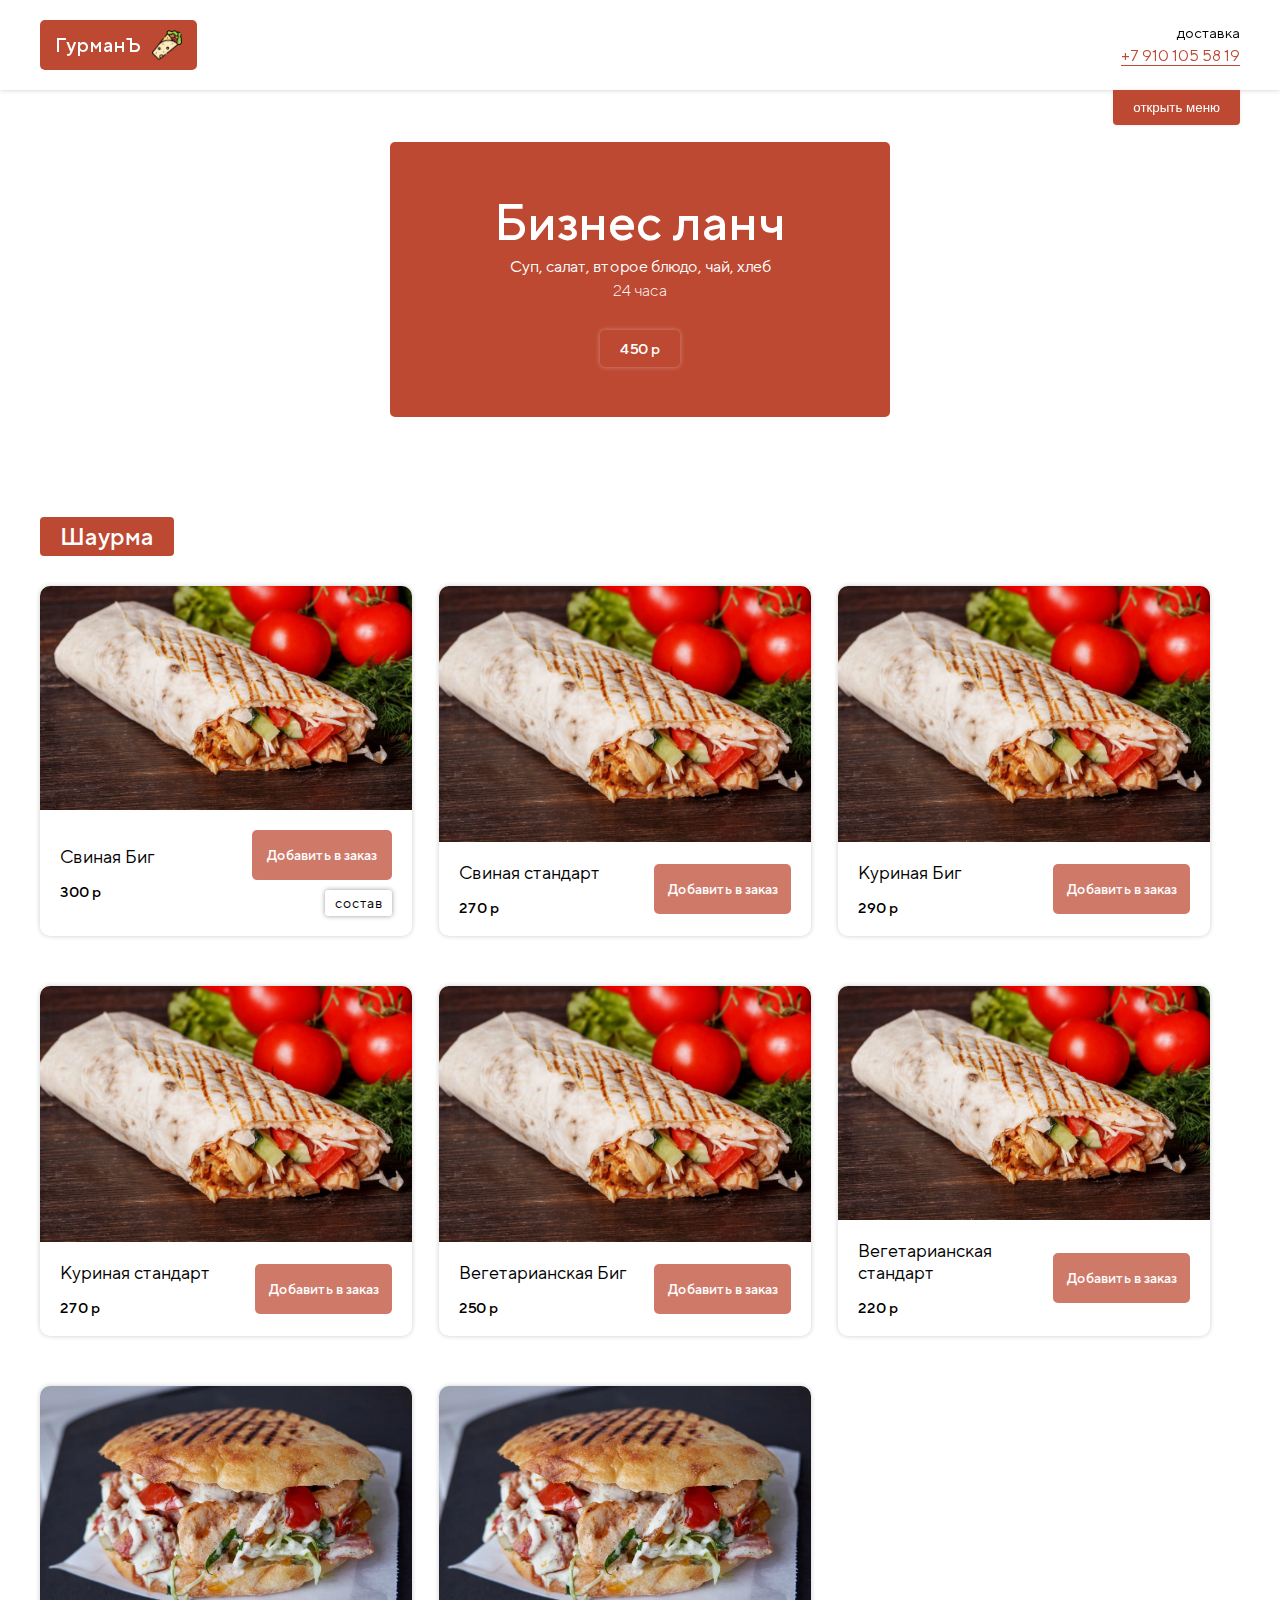
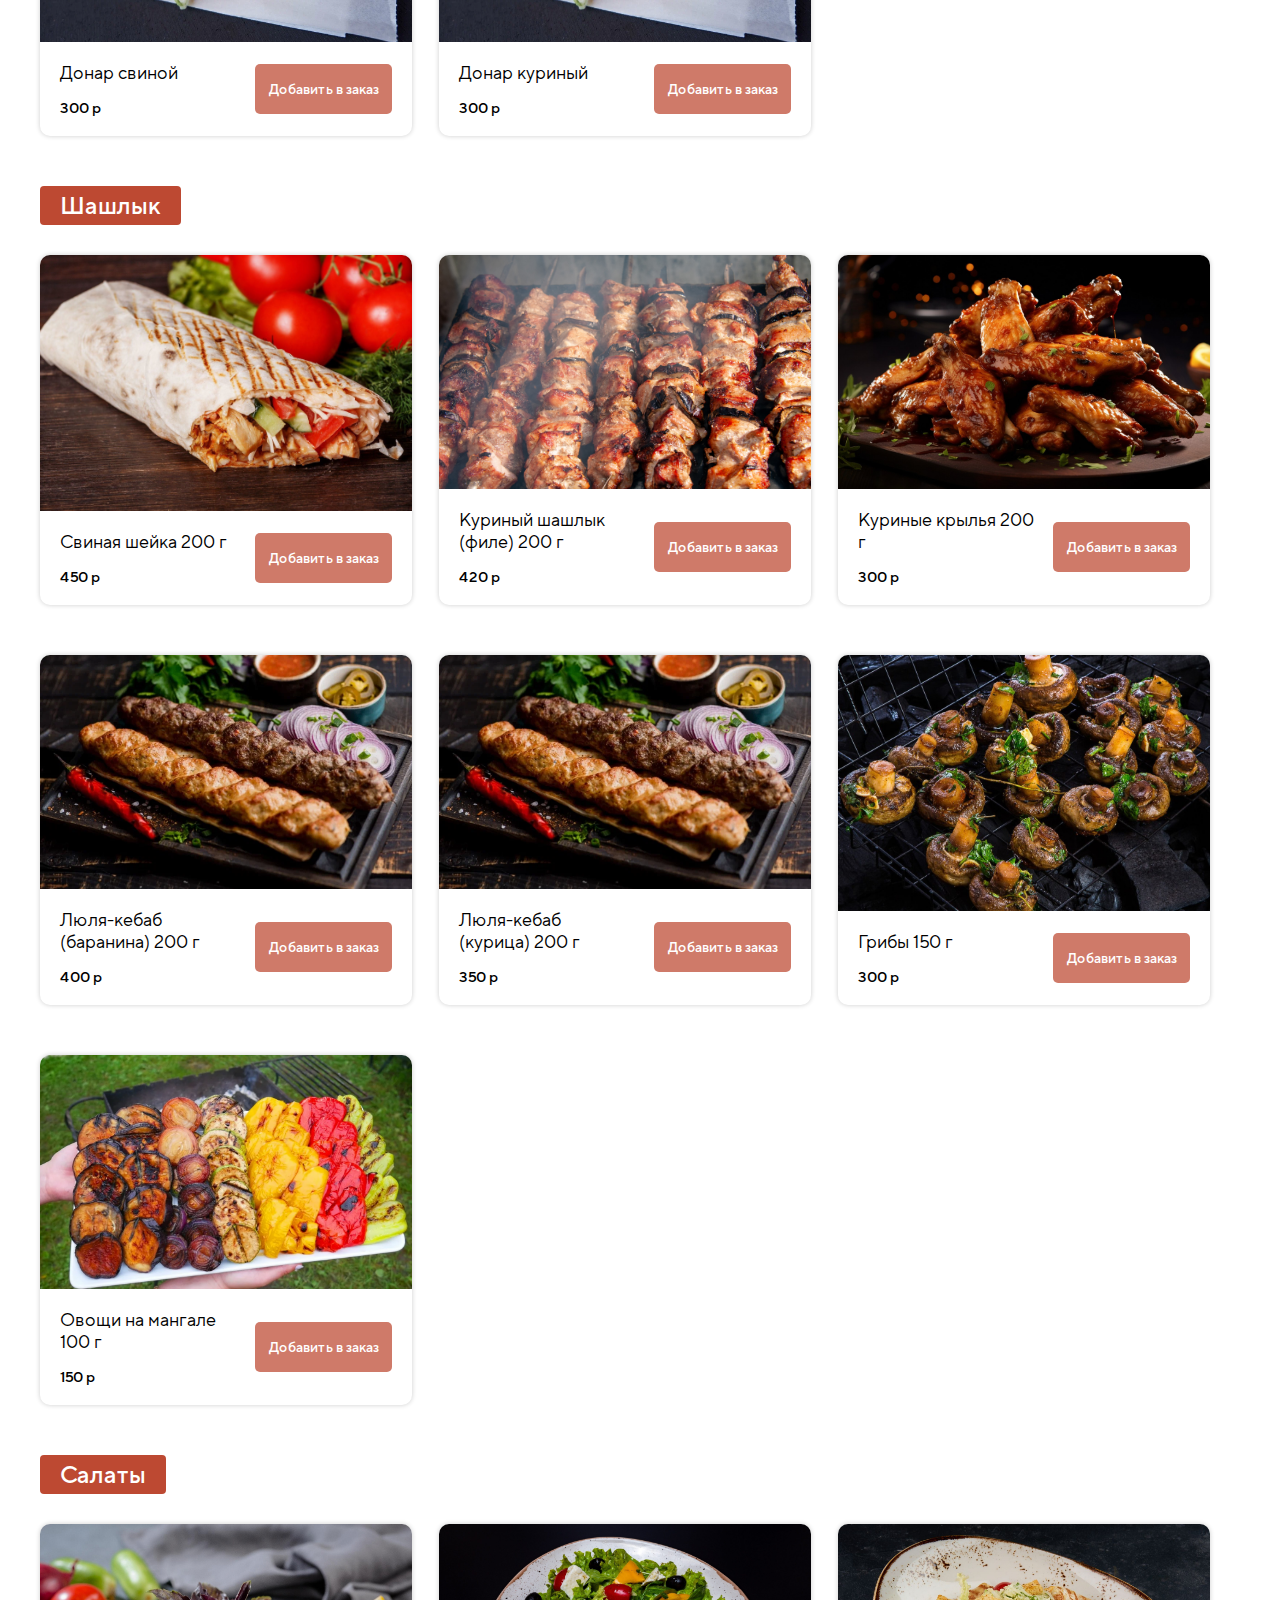
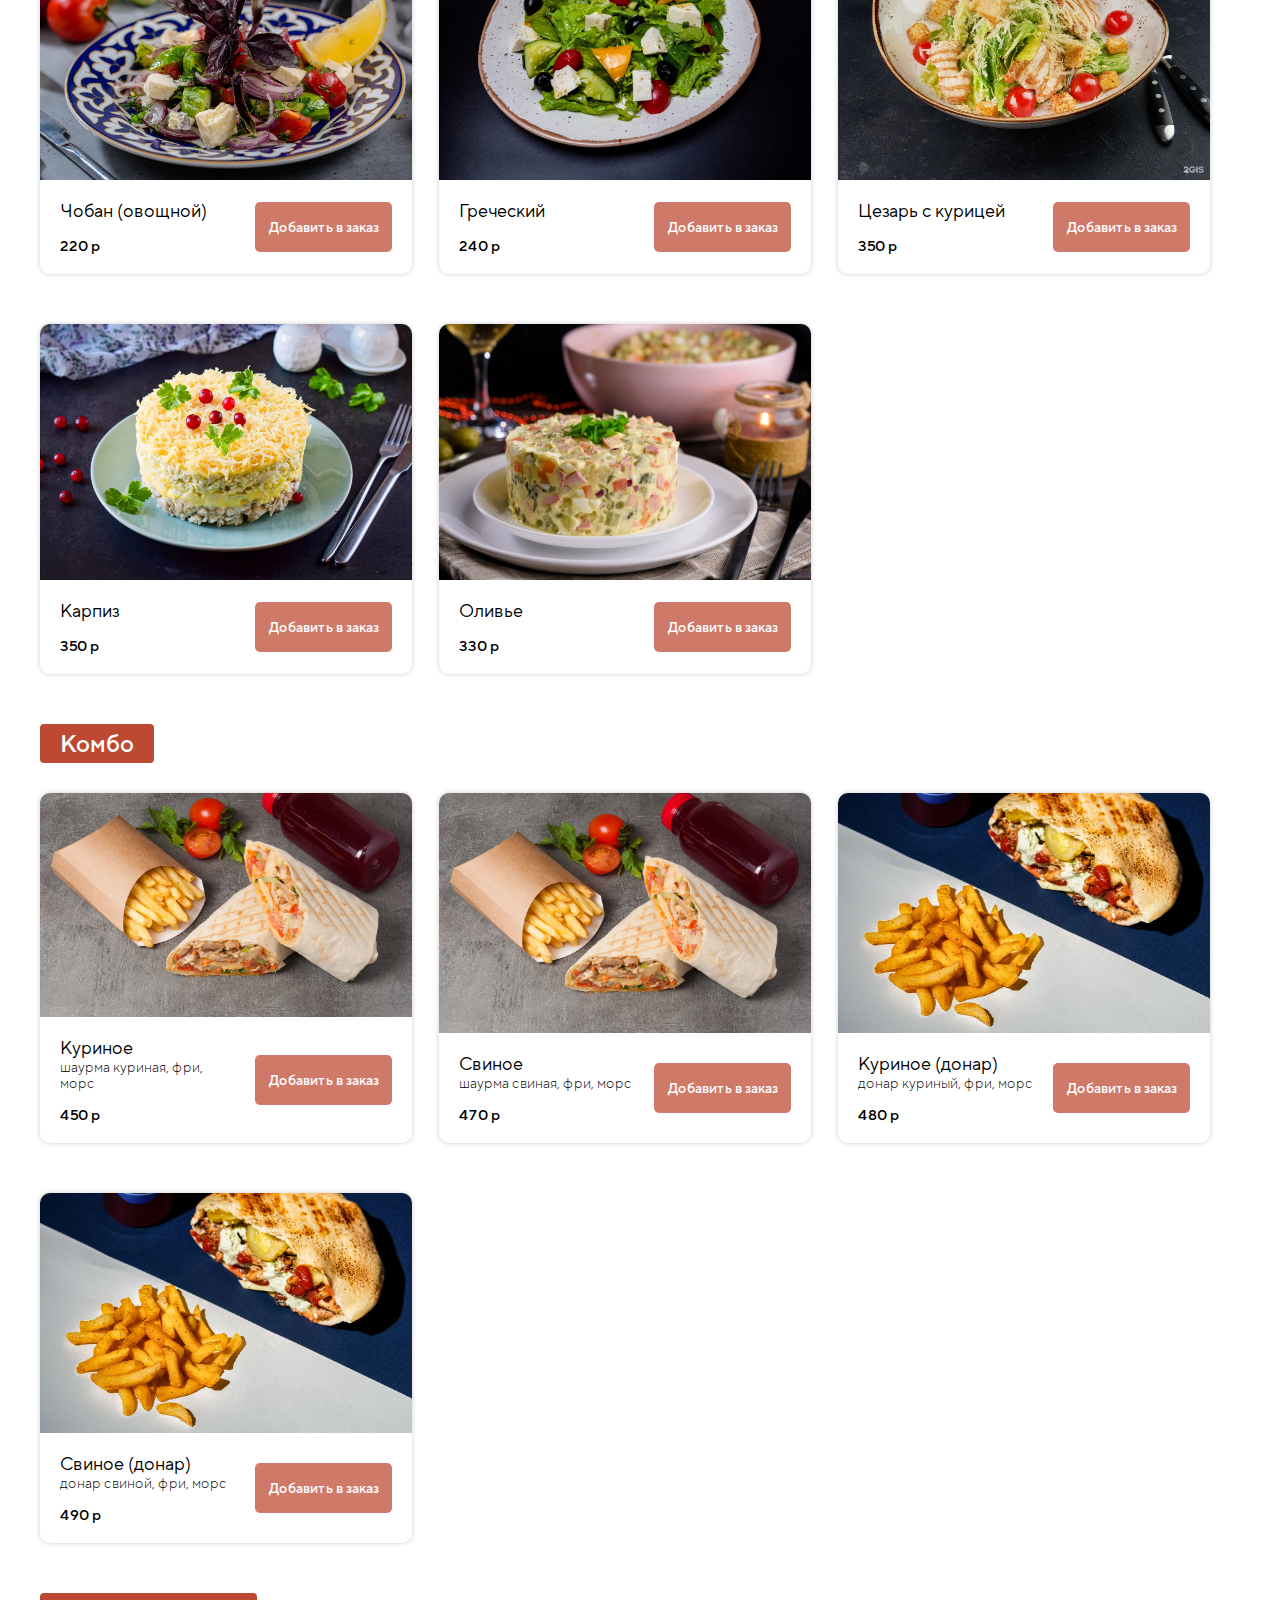
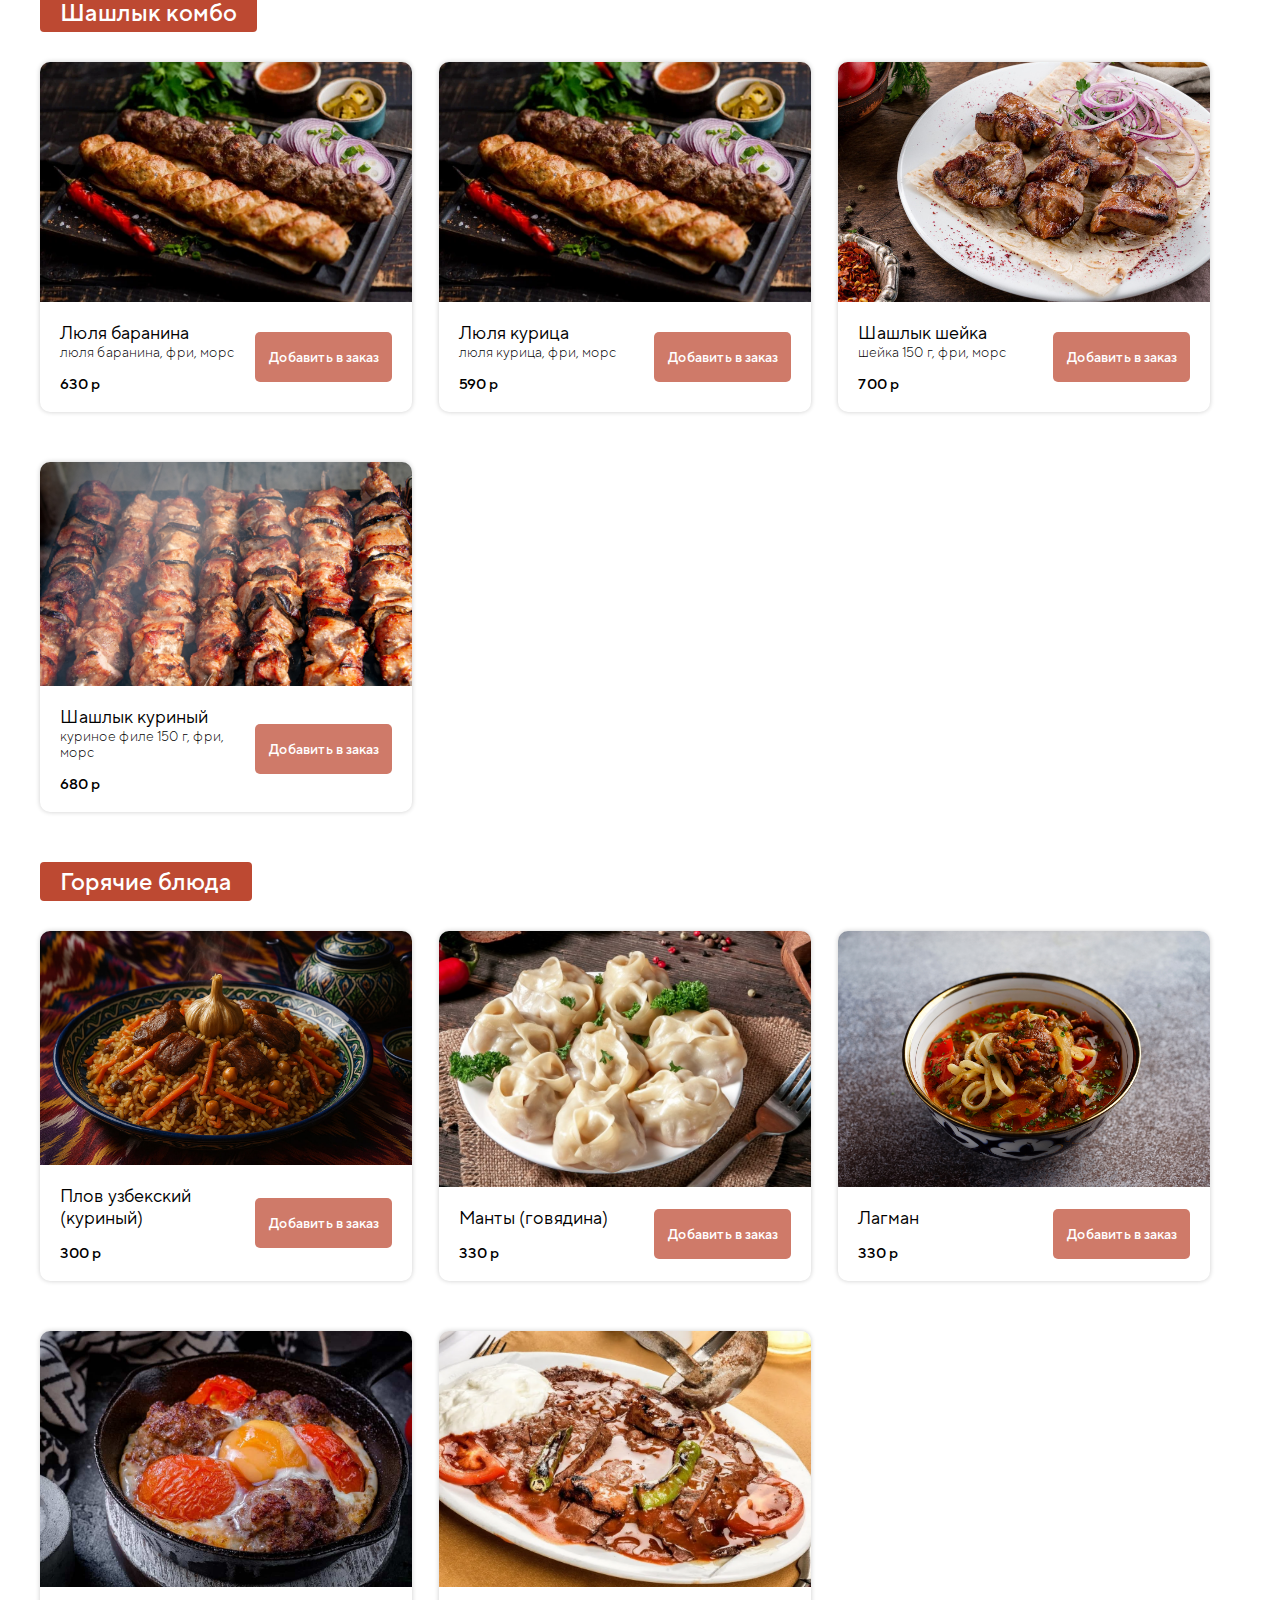
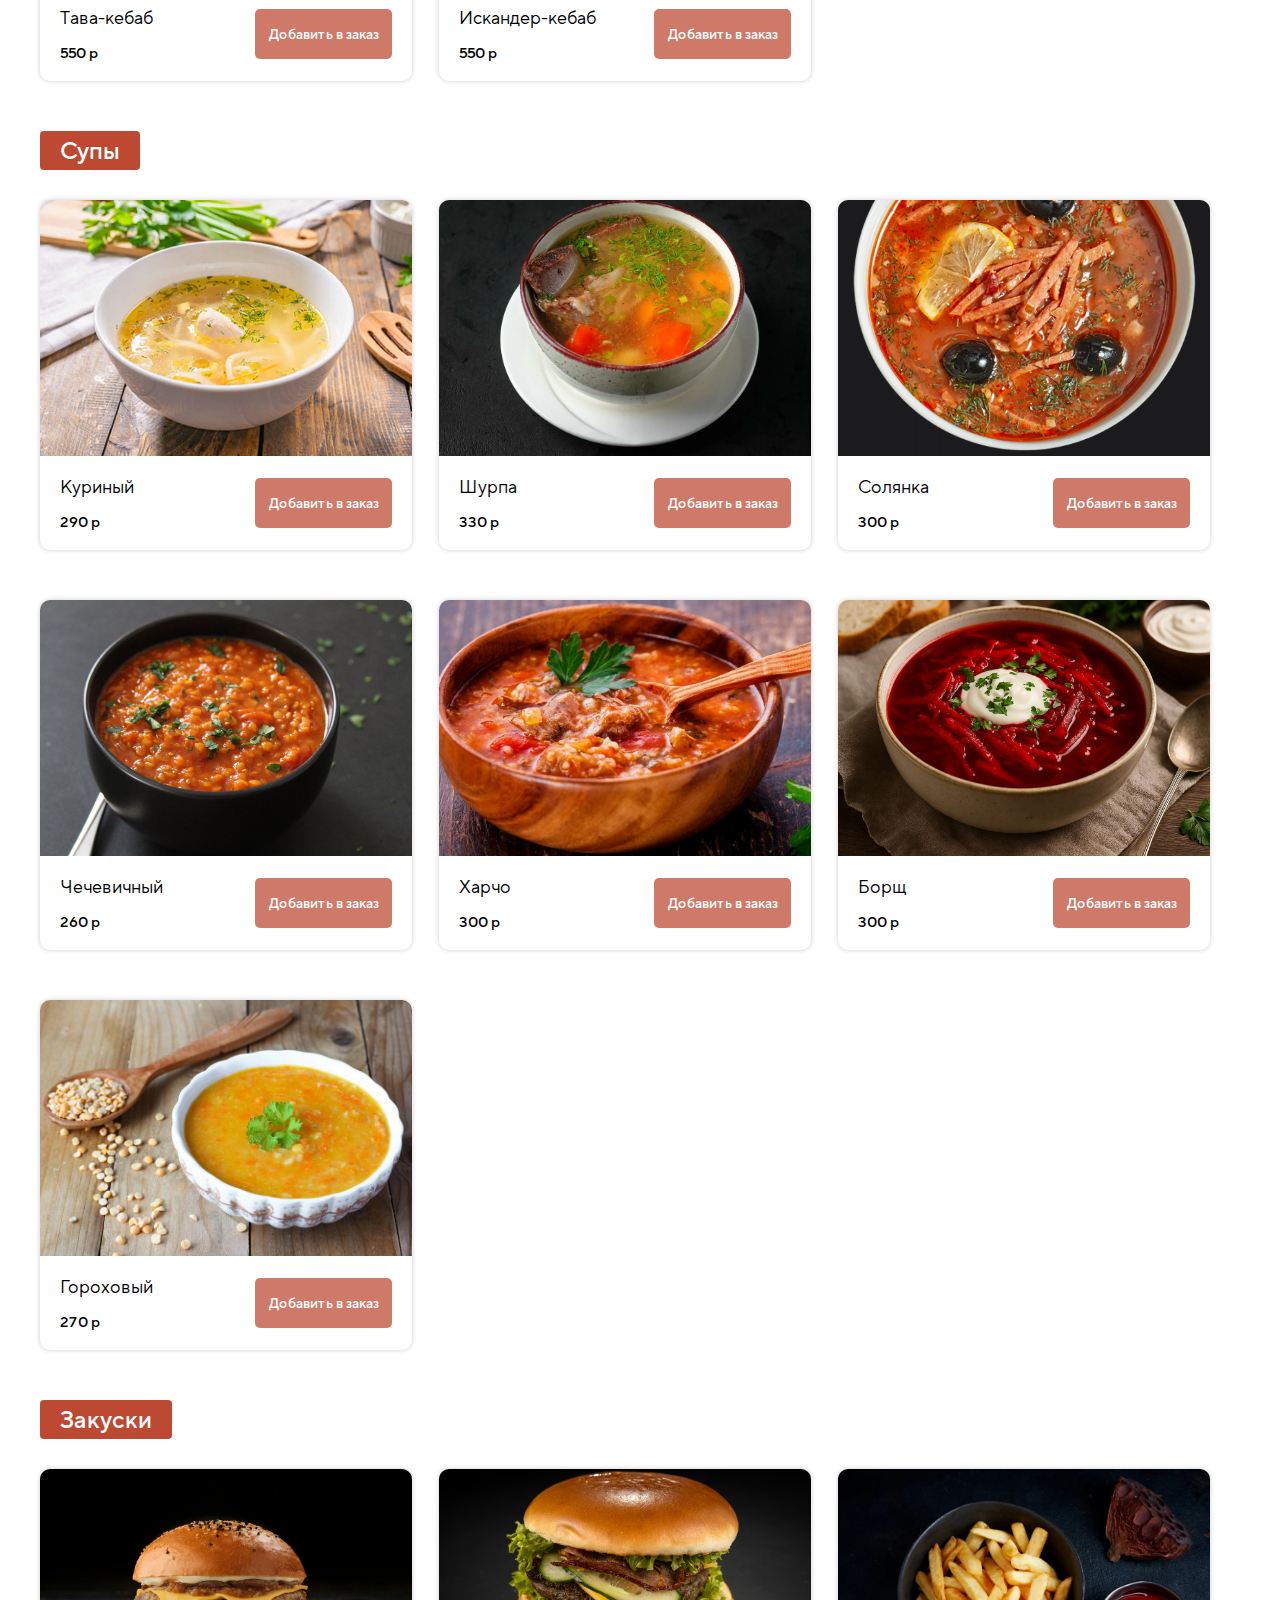
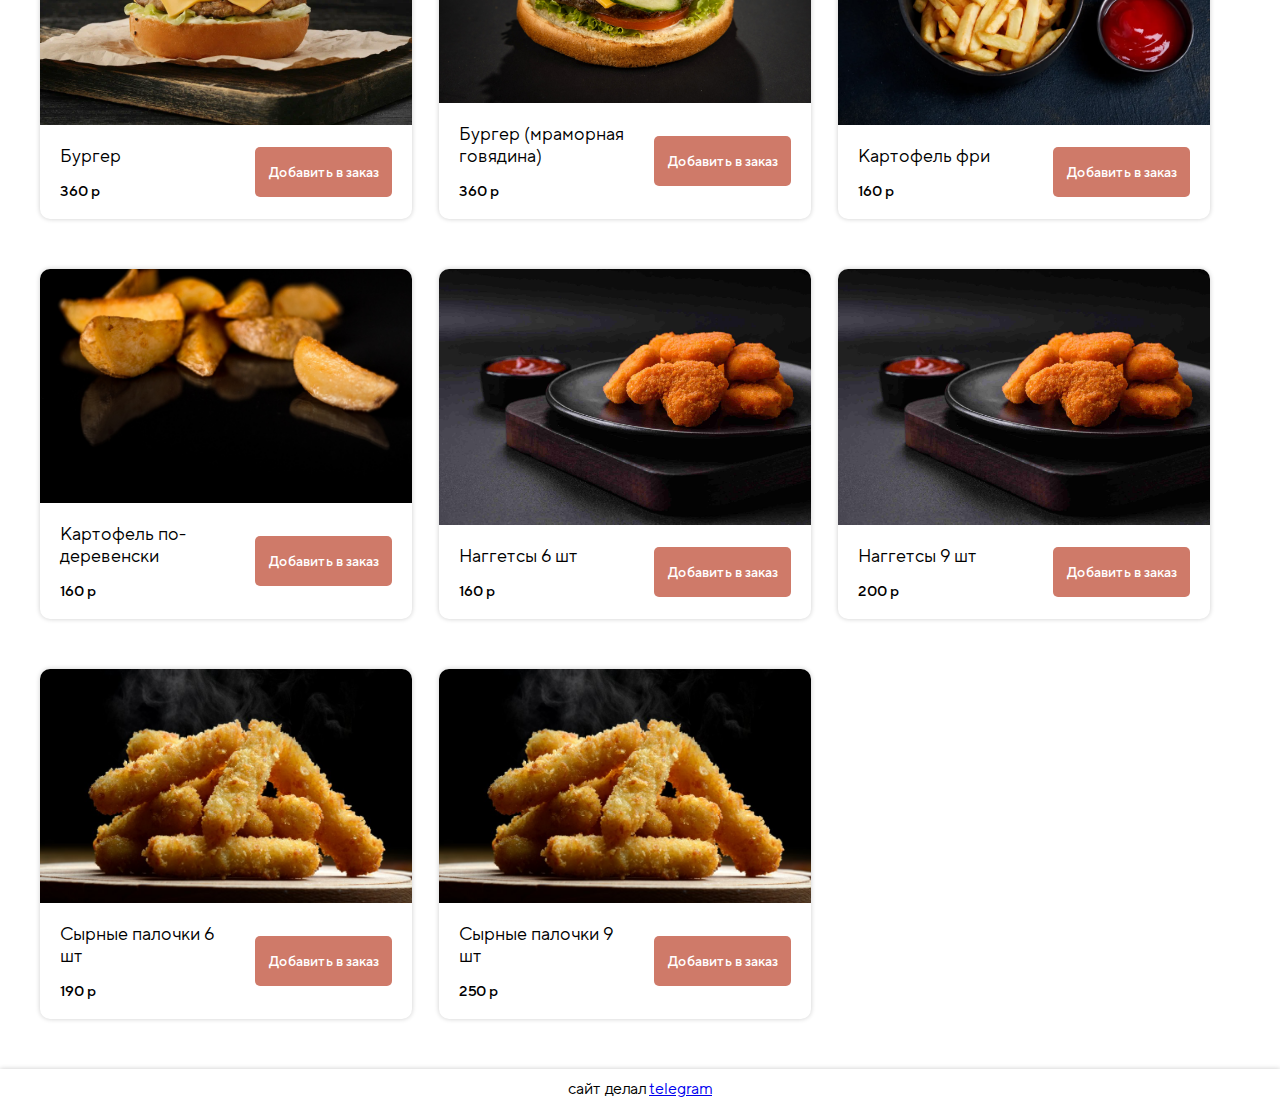
<file: index.html>
<!DOCTYPE html>
<html lang="ru">
<head>
  <meta charset="UTF-8">
  <meta name="viewport" content="width=device-width, initial-scale=1.0">
  <link rel="apple-touch-icon" sizes="57x57" href="img/apple-icon-57x57.png">
  <link rel="apple-touch-icon" sizes="60x60" href="img/apple-icon-60x60.png">
  <link rel="apple-touch-icon" sizes="72x72" href="img/apple-icon-72x72.png">
  <link rel="apple-touch-icon" sizes="76x76" href="img/apple-icon-76x76.png">
  <link rel="apple-touch-icon" sizes="114x114" href="img/apple-icon-114x114.png">
  <link rel="apple-touch-icon" sizes="120x120" href="img/apple-icon-120x120.png">
  <link rel="apple-touch-icon" sizes="144x144" href="img/apple-icon-144x144.png">
  <link rel="apple-touch-icon" sizes="152x152" href="img/apple-icon-152x152.png">
  <link rel="apple-touch-icon" sizes="180x180" href="img/apple-icon-180x180.png">
  <link rel="icon" type="image/png" sizes="192x192"  href="img/android-icon-192x192.png">
  <link rel="icon" type="image/png" sizes="32x32" href="img/favicon-32x32.png">
  <link rel="icon" type="image/png" sizes="96x96" href="img/favicon-96x96.png">
  <link rel="icon" type="image/png" sizes="16x16" href="img/favicon-16x16.png">
  <link rel="manifest" href="/manifest.json">
  <meta name="msapplication-TileColor" content="#ffffff">
  <meta name="msapplication-TileImage" content="img/ms-icon-144x144.png">
  <meta name="theme-color" content="#ffffff">
  <link rel="stylesheet" href="main.css">
  <title>ГурманЪ</title>
</head>
<body class="body">
<div id="order-counter" style="font-size: 18px; margin: 20px;">
    Всего заказов: 0
</div>
  <!-- Заказ -->
    <div class="zakaz">
      <div class="zakaz-container">
        <!-- box for hidden -->
        <div class="zakaz-box">
          <div class="zakaz-container_oplata">
            <p class="zakaz-container_oplata-title">Спасибо за заказ !</p>
            <p class="zakaz-container_oplata-desc">ожидайте...</p>
            <img class="zakaz-container_oplata-img" src="img/vkusno.png" alt="">
          </div>
          <div class="zakaz-close">
            <span class="zakaz-close_one"></span>
            <span class="zakaz-close_two"></span>
          </div>
          <h2 class="zakaz-title">Ваш заказ</h2>

          <ul class="zakaz-list">
            <!-- заказ -->
            <!-- <li class="zakaz-list__item">
              <p class="zakaz-name">
                <button class="zakaz-delete">x</button>
                Свиная Биг
              </p>
              <p class="zakaz-price">300 р</p>
            </li> -->
          </ul>

          <p class="zakaz-sum">
            <span class="zakaz-sum__name">Итого</span>
            <span class="zakaz-sum__price">3 000</span>
          </p>

          <button class="zakaz-button">заказать</button>
        </div>
        
      </div>
    </div>

    <!-- состав блюда -->
    <div class="sostav">
      <div class="sostav-container">
        <div class="sostav-close">
          <span class="sostav-close_one"></span>
          <span class="sostav-close_two"></span>
        </div>
        <h3 class="sostav-title">qwewqe</h3>
        <p class="sostav-description">qweqwe</p>
      </div>
    </div>

    <!-- корзина открыть -->
    <button class="corzina">
      <svg xmlns="http://www.w3.org/2000/svg" class="corzina-img" viewBox="0 0 16 16">
        <path d="M0 1.5A.5.5 0 0 1 .5 1H2a.5.5 0 0 1 .485.379L2.89 3H14.5a.5.5 0 0 1 .491.592l-1.5 8A.5.5 0 0 1 13 12H4a.5.5 0 0 1-.491-.408L2.01 3.607 1.61 2H.5a.5.5 0 0 1-.5-.5M3.102 4l1.313 7h8.17l1.313-7zM5 12a2 2 0 1 0 0 4 2 2 0 0 0 0-4m7 0a2 2 0 1 0 0 4 2 2 0 0 0 0-4m-7 1a1 1 0 1 1 0 2 1 1 0 0 1 0-2m7 0a1 1 0 1 1 0 2 1 1 0 0 1 0-2"/>
      </svg>
      <span class="corzina-text"></span>
    </button>

  <header class="header">
    <div class="container">
      <div class="logo-box">
        <p class="logo">
          ГурманЪ
          <img src="img/shawarma.png" alt="">
        </p>
      </div>
      <button class="menu-button">открыть меню</button>
      <div class="dostavka">
        <p class="dostavka-title">доставка</p>
        <a href="tel:+79101055819" class="dostavka-tel">+7 910 105 58 19</a>
      </div>
      <div class="menu-list-box">
        <div class="menu-list-close">
          <span class="menu-list_one"></span>
          <span class="menu-list_two"></span>
        </div>
        <div class="menu-list-logo">
          тут будет логотип
        </div>
        <ul class="menu-list">
          <li class="menu-list__item">
            <a class="menu-list__link" href="#shaurma">Шаурма</a>
          </li>
          <li class="menu-list__item">
            <a class="menu-list__link" href="#shaslik">Шашлык</a>
          </li>
          <li class="menu-list__item">
            <a class="menu-list__link" href="#salat">Салаты</a>
          </li>
          <li class="menu-list__item">
            <a class="menu-list__link" href="#combo">Комбо</a>
          </li>
          <li class="menu-list__item">
            <a class="menu-list__link" href="#shahlik-combo">Шашл. Комбо</a>
          </li>
          <li class="menu-list__item">
            <a class="menu-list__link" href="#gorashi-bluda">Горячее</a>
          </li>
          <li class="menu-list__item">
            <a class="menu-list__link" href="#coup">Супы</a>
          </li>
          <li class="menu-list__item">
            <a class="menu-list__link" href="#zakuski">Закуски</a>
          </li>
        </ul>
        <p class="menu-list-desc">
          работаем 24\7
        </p>
      </div>
    </div>
  </header>

  <main class="main">
    <div class="container">
      <div class="lach">
        <h2 class="lanch-title">Бизнес ланч</h2>
        <h3 class="lanch-subtitle">Суп, салат, второе блюдо, чай, хлеб</h3>
        <p class="lacnh-text">24 часа</p>
        <p class="lacnh-price" data-name="Бизнес ланч" data-price="450">450 р</p>
      </div>
      <ul class="food-list">
        <!-- шаурма -->
        <li class="food-list__item" id="shaurma">
          <h2 class="food-block-title">Шаурма</h2>
          <ul class="food-list-block">
            <li class="food-list-block__item">
              <div class="food-content">
                <div class="food-text">
                  <p class="food-position-name">Свиная Биг</p>
                  <p class="food-price">300 р</p>
                </div>
                <div class="food-content-buttons">
                  <button class="food-list-item-button" data-name="Свиная Биг" data-price="300">Добавить в заказ</button>
                  <button class="food-item-sostav" data-sostav-name="Свиная Биг" data-sostav-description="Свинина, Лаваш, Помидоры черри, Огурец, Майонез, Укроп, Чеснок, Капуста пекинская, Сыр твердый">состав</button>
                </div>
              </div>
              <img class="food-img" src="img/shaurma.jfif" alt="">
            </li>
            <li class="food-list-block__item">
              <div class="food-content">
                <div class="food-text">
                  <p class="food-position-name">Свиная стандарт</p>
                  <p class="food-price">270 р</p>
                </div>
                <button class="food-list-item-button" data-name="Свиная стандарт" data-price="270">Добавить в заказ</button>
              </div>
              <img class="food-img" src="img/shaurma.jfif" alt="">
            </li>
            <li class="food-list-block__item">
              <div class="food-content">
                <div class="food-text">
                  <p class="food-position-name">Куриная Биг</p>
                  <p class="food-price">290 р</p>
                </div>
                <button class="food-list-item-button" data-name="Куриная Биг" data-price="290">Добавить в заказ</button>
              </div>
              <img class="food-img" src="img/shaurma.jfif" alt="">
            </li>
            <li class="food-list-block__item">
              <div class="food-content">
                <div class="food-text">
                  <p class="food-position-name">Куриная стандарт</p>
                  <p class="food-price">270 р</p>
                </div>
                <button class="food-list-item-button" data-name="Куриная стандарт" data-price="270">Добавить в заказ</button>
              </div>
              <img class="food-img" src="img/shaurma.jfif" alt="">
            </li>
            <li class="food-list-block__item">
              <div class="food-content">
                <div class="food-text">
                  <p class="food-position-name">Вегетарианская Биг</p>
                  <p class="food-price">250 р</p>
                </div>
                <button class="food-list-item-button" data-name="Вегетарианская Биг" data-price="250">Добавить в заказ</button>
              </div>
              <img class="food-img" src="img/shaurma.jfif" alt="">
            </li>
            <li class="food-list-block__item">
              <div class="food-content">
                <div class="food-text">
                  <p class="food-position-name">Вегетарианская стандарт</p>
                  <p class="food-price">220 р</p>
                </div>
                <button class="food-list-item-button" data-name="Вегетарианская стандарт" data-price="220">Добавить в заказ</button>
              </div>
              <img class="food-img" src="img/shaurma.jfif" alt="">
            </li>
            <li class="food-list-block__item">
              <div class="food-content">
                <div class="food-text">
                  <p class="food-position-name">Донар свиной</p>
                  <p class="food-price">300 р</p>
                </div>
                <button class="food-list-item-button" data-name="Донар свиной" data-price="300">Добавить в заказ</button>
              </div>
              <img class="food-img" src="img/donar.png" alt="">
            </li>
            <li class="food-list-block__item">
              <div class="food-content">
                <div class="food-text">
                  <p class="food-position-name">Донар куриный</p>
                  <p class="food-price">300 р</p>
                </div>
                <button class="food-list-item-button" data-name="Донар куриный" data-price="300">Добавить в заказ</button>
              </div>
              <img class="food-img" src="img/donar.png" alt="">
            </li>
          </ul>
        </li>

        <!-- Шашлыки -->
        <li class="food-list__item" id="shaslik">
          <h2 class="food-block-title">Шашлык</h2>
          <ul class="food-list-block">
            <li class="food-list-block__item">
              <div class="food-content">
                <div class="food-text">
                  <p class="food-position-name">Свиная шейка 200 г</p>
                  <p class="food-price">450 р</p>
                </div>
                <button class="food-list-item-button" data-name="Свиная шейка" data-price="450">Добавить в заказ</button>
              </div>
              <img class="food-img" src="img/shaurma.jfif" alt="">
            </li>
            <li class="food-list-block__item">
              <div class="food-content">
                <div class="food-text">
                  <p class="food-position-name">Куриный шашлык (филе) 200 г</p>
                  <p class="food-price">420 р</p>
                </div>
                <button class="food-list-item-button" data-name="Куриный шашлык (филе)" data-price="420">Добавить в заказ</button>
              </div>
              <img class="food-img" src="img/shahlik.png" alt="">
            </li>
            <li class="food-list-block__item">
              <div class="food-content">
                <div class="food-text">
                  <p class="food-position-name">Куриные крылья 200 г</p>
                  <p class="food-price">300 р</p>
                </div>
                <button class="food-list-item-button" data-name="Куриные крылья" data-price="300">Добавить в заказ</button>
              </div>
              <img class="food-img" src="img/kur-krilya.png " alt="">
            </li>
            <li class="food-list-block__item">
              <div class="food-content">
                <div class="food-text">
                  <p class="food-position-name">Люля-кебаб (баранина) 200 г</p>
                  <p class="food-price">400 р</p>
                </div>
                <button class="food-list-item-button" data-name="Люля-кебаб (баранина)" data-price="400">Добавить в заказ</button>
              </div>
              <img class="food-img" src="img/lulya.png" alt="">
            </li>
            <li class="food-list-block__item">
              <div class="food-content">
                <div class="food-text">
                  <p class="food-position-name">Люля-кебаб (курица) 200 г</p>
                  <p class="food-price">350 р</p>
                </div>
                <button class="food-list-item-button" data-name="Люля-кебаб (курица)" data-price="350">Добавить в заказ</button>
              </div>
              <img class="food-img" src="img/lulya.png" alt="">
            </li>
            <li class="food-list-block__item">
              <div class="food-content">
                <div class="food-text">
                  <p class="food-position-name">Грибы 150 г</p>
                  <p class="food-price">300 р</p>
                </div>
                <button class="food-list-item-button" data-name="Грибы" data-price="300">Добавить в заказ</button>
              </div>
              <img class="food-img" src="img/gribi.jpeg" alt="">
            </li>
            <li class="food-list-block__item">
              <div class="food-content">
                <div class="food-text">
                  <p class="food-position-name">Овощи на мангале 100 г</p>
                  <p class="food-price">150 р</p>
                </div>
                <button class="food-list-item-button" data-name="Овощи на мангале" data-price="150">Добавить в заказ</button>
              </div>
              <img class="food-img" src="img/ovoshi.png" alt="">
            </li>
          </ul>
        </li>

        <!-- Салаты -->
        <li class="food-list__item" id="salat">
          <h2 class="food-block-title">Салаты</h2>
          <ul class="food-list-block">
            <li class="food-list-block__item">
              <div class="food-content">
                <div class="food-text">
                  <p class="food-position-name">Чобан (овощной)</p>
                  <p class="food-price">220 р</p>
                </div>
                <button class="food-list-item-button" data-name="Чобан (овощной)" data-price="220">Добавить в заказ</button>
              </div>
              <img class="food-img" src="img/choban.jpg" alt="">
            </li>
            <li class="food-list-block__item">
              <div class="food-content">
                <div class="food-text">
                  <p class="food-position-name">Греческий</p>
                  <p class="food-price">240 р</p>
                </div>
                <button class="food-list-item-button" data-name="Греческий" data-price="240">Добавить в заказ</button>
              </div>
              <img class="food-img" src="img/grecheski.jpg" alt="">
            </li>
            <li class="food-list-block__item">
              <div class="food-content">
                <div class="food-text">
                  <p class="food-position-name">Цезарь с курицей</p>
                  <p class="food-price">350 р</p>
                </div>
                <button class="food-list-item-button" data-name="Цезарь с курицей" data-price="350">Добавить в заказ</button>
              </div>
              <img class="food-img" src="img/cezar.jpg" alt="">
            </li>
            <li class="food-list-block__item">
              <div class="food-content">
                <div class="food-text">
                  <p class="food-position-name">Карпиз</p>
                  <p class="food-price">350 р</p>
                </div>
                <button class="food-list-item-button" data-name="Карпиз" data-price="350">Добавить в заказ</button>
              </div>
              <img class="food-img" src="img/carpiz.jfif" alt="">
            </li>
            <li class="food-list-block__item">
              <div class="food-content">
                <div class="food-text">
                  <p class="food-position-name">Оливье</p>
                  <p class="food-price">330 р</p>
                </div>
                <button class="food-list-item-button" data-name="Оливье" data-price="330">Добавить в заказ</button>
              </div>
              <img class="food-img" src="img/olive.png" alt="">
            </li>
          </ul>
        </li>

        <!-- Комбо -->
        <li class="food-list__item" id="combo">
          <h2 class="food-block-title">Комбо</h2>
          <ul class="food-list-block">
            <li class="food-list-block__item">
              <div class="food-content">
                <div class="food-text">
                  <p class="food-position-name">Куриное</p>
                  <p class="food-position-name-desc">шаурма куриная, фри, морс</p>
                  <p class="food-price">450 р</p>
                </div>
                <button class="food-list-item-button" data-name="Комбо куриное" data-price="450">Добавить в заказ</button>
              </div>
              <img class="food-img" src="img/combo_shava.jpg" alt="">
            </li>
            <li class="food-list-block__item">
              <div class="food-content">
                <div class="food-text">
                  <p class="food-position-name">Свиное</p>
                  <p class="food-position-name-desc">шаурма свиная, фри, морс</p>
                  <p class="food-price">470 р</p>
                </div>
                <button class="food-list-item-button" data-name="Комбо Свиное" data-price="470">Добавить в заказ</button>
              </div>
              <img class="food-img" src="img/combo_shava.jpg" alt="">
            </li>
            <li class="food-list-block__item">
              <div class="food-content">
                <div class="food-text">
                  <p class="food-position-name">Куриное (донар)</p>
                  <p class="food-position-name-desc">донар куриный, фри, морс</p>
                  <p class="food-price">480 р</p>
                </div>
                <button class="food-list-item-button" data-name="Комбо куриное (донар)" data-price="480">Добавить в заказ</button>
              </div>
              <img class="food-img" src="img/combo_donar.jpg" alt="">
            </li>
            <li class="food-list-block__item">
              <div class="food-content">
                <div class="food-text">
                  <p class="food-position-name">Свиное (донар)</p>
                  <p class="food-position-name-desc">донар свиной, фри, морс</p>
                  <p class="food-price">490 р</p>
                </div>
                <button class="food-list-item-button" data-name="Комбо свиное (донар)" data-price="490">Добавить в заказ</button>
              </div>
              <img class="food-img" src="img/combo_donar.jpg" alt="">
            </li>
          </ul>
        </li>

        <!-- Комбо шашлыки -->
        <li class="food-list__item" id="shahlik-combo">
          <h2 class="food-block-title">Шашлык комбо</h2>
          <ul class="food-list-block">
            <li class="food-list-block__item">
              <div class="food-content">
                <div class="food-text">
                  <p class="food-position-name">Люля баранина</p>
                  <p class="food-position-name-desc">люля баранина, фри, морс</p>
                  <p class="food-price">630 р</p>
                </div>
                <button class="food-list-item-button" data-name="Комбо Люля баранина" data-price="630">Добавить в заказ</button>
              </div>
              <img class="food-img" src="img/lulya.png" alt="">
            </li>
            <li class="food-list-block__item">
              <div class="food-content">
                <div class="food-text">
                  <p class="food-position-name">Люля курица</p>
                  <p class="food-position-name-desc">люля курица, фри, морс</p>
                  <p class="food-price">590 р</p>
                </div>
                <button class="food-list-item-button" data-name="Комбо Люля курица" data-price="590">Добавить в заказ</button>
              </div>
              <img class="food-img" src="img/lulya.png" alt="">
            </li>
            <li class="food-list-block__item">
              <div class="food-content">
                <div class="food-text">
                  <p class="food-position-name">Шашлык шейка</p>
                  <p class="food-position-name-desc">шейка 150 г, фри, морс</p>
                  <p class="food-price">700 р</p>
                </div>
                <button class="food-list-item-button" data-name="Комбо Шашлык шейка" data-price="700">Добавить в заказ</button>
              </div>
              <img class="food-img" src="img/sheika.jpg" alt="">
            </li>
            <li class="food-list-block__item">
              <div class="food-content">
                <div class="food-text">
                  <p class="food-position-name">Шашлык куриный</p>
                  <p class="food-position-name-desc">куриное филе 150 г, фри, морс</p>
                  <p class="food-price">680 р</p>
                </div>
                <button class="food-list-item-button" data-name="Комбо Шашлык куриный" data-price="680">Добавить в заказ</button>
              </div>
              <img class="food-img" src="img/shahlik.png" alt="">
            </li>
          </ul>
        </li>

        <!-- Горячие блюда -->
        <li class="food-list__item" id="gorashi-bluda">
          <h2 class="food-block-title">Горячие блюда</h2>
          <ul class="food-list-block">
            <li class="food-list-block__item">
              <div class="food-content">
                <div class="food-text">
                  <p class="food-position-name">Плов узбекский (куриный)</p>
                  <p class="food-price">300 р</p>
                </div>
                <button class="food-list-item-button" data-name="Плов узбекский" data-price="300">Добавить в заказ</button>
              </div>
              <img class="food-img" src="img/plov.jpg" alt="">
            </li>
            <li class="food-list-block__item">
              <div class="food-content">
                <div class="food-text">
                  <p class="food-position-name">Манты (говядина)</p>
                  <p class="food-price">330 р</p>
                </div>
                <button class="food-list-item-button" data-name="Манты" data-price="330">Добавить в заказ</button>
              </div>
              <img class="food-img" src="img/mant.jpg" alt="">
            </li>
            <li class="food-list-block__item">
              <div class="food-content">
                <div class="food-text">
                  <p class="food-position-name">Лагман</p>
                  <p class="food-price">330 р</p>
                </div>
                <button class="food-list-item-button" data-name="Лагман" data-price="330">Добавить в заказ</button>
              </div>
              <img class="food-img" src="img/lagman.png" alt="">
            </li>
            <li class="food-list-block__item">
              <div class="food-content">
                <div class="food-text">
                  <p class="food-position-name">Тава-кебаб</p>
                  <p class="food-price">550 р</p>
                </div>
                <button class="food-list-item-button" data-name="Тава-кебаб" data-price="550">Добавить в заказ</button>
              </div>
              <img class="food-img" src="img/tava-kebab.jfif" alt="">
            </li>
            <li class="food-list-block__item">
              <div class="food-content">
                <div class="food-text">
                  <p class="food-position-name">Искандер-кебаб</p>
                  <p class="food-price">550 р</p>
                </div>
                <button class="food-list-item-button" data-name="Искандер-кебаб" data-price="550">Добавить в заказ</button>
              </div>
              <img class="food-img" src="img/iskander-kebab.png" alt="">
            </li>
          </ul>
        </li>

        <!-- Супы -->
        <li class="food-list__item" id="coup">
          <h2 class="food-block-title">Супы</h2>
          <ul class="food-list-block">
            <li class="food-list-block__item">
              <div class="food-content">
                <div class="food-text">
                  <p class="food-position-name">Куриный</p>
                  <p class="food-price">290 р</p>
                </div>
                <button class="food-list-item-button" data-name="Куриный" data-price="290">Добавить в заказ</button>
              </div>
              <img class="food-img" src="img/kur.png" alt="">
            </li>
            <li class="food-list-block__item">
              <div class="food-content">
                <div class="food-text">
                  <p class="food-position-name">Шурпа</p>
                  <p class="food-price">330 р</p>
                </div>
                <button class="food-list-item-button" data-name="Шурпа" data-price="330">Добавить в заказ</button>
              </div>
              <img class="food-img" src="img/shurpa.png" alt="">
            </li>
            <li class="food-list-block__item">
              <div class="food-content">
                <div class="food-text">
                  <p class="food-position-name">Солянка</p>
                  <p class="food-price">300 р</p>
                </div>
                <button class="food-list-item-button" data-name="Солянка" data-price="300">Добавить в заказ</button>
              </div>
              <img class="food-img" src="img/solanka.png" alt="">
            </li>
            <li class="food-list-block__item">
              <div class="food-content">
                <div class="food-text">
                  <p class="food-position-name">Чечевичный</p>
                  <p class="food-price">260 р</p>
                </div>
                <button class="food-list-item-button" data-name="Чечевичный" data-price="260">Добавить в заказ</button>
              </div>
              <img class="food-img" src="img/checheviza.jpg" alt="">
            </li>
            <li class="food-list-block__item">
              <div class="food-content">
                <div class="food-text">
                  <p class="food-position-name">Харчо</p>
                  <p class="food-price">300 р</p>
                </div>
                <button class="food-list-item-button" data-name="Харчо" data-price="300">Добавить в заказ</button>
              </div>
              <img class="food-img" src="img/harcho.jpg" alt="">
            </li>
            <li class="food-list-block__item">
              <div class="food-content">
                <div class="food-text">
                  <p class="food-position-name">Борщ</p>
                  <p class="food-price">300 р</p>
                </div>
                <button class="food-list-item-button" data-name="Борщ" data-price="300">Добавить в заказ</button>
              </div>
              <img class="food-img" src="img/borch.jpeg" alt="">
            </li>
            <li class="food-list-block__item">
              <div class="food-content">
                <div class="food-text">
                  <p class="food-position-name">Гороховый</p>
                  <p class="food-price">270 р</p>
                </div>
                <button class="food-list-item-button" data-name="Гороховый" data-price="270">Добавить в заказ</button>
              </div>
              <img class="food-img" src="img/goroch.jpg" alt="">
            </li>
          </ul>
        </li>

        <!-- Закуски -->
        <li class="food-list__item" id="zakuski">
          <h2 class="food-block-title">Закуски</h2>
          <ul class="food-list-block">
            <li class="food-list-block__item">
              <div class="food-content">
                <div class="food-text">
                  <p class="food-position-name">Бургер</p>
                  <p class="food-price">360 р</p>
                </div>
                <button class="food-list-item-button" data-name="Бургер" data-price="360">Добавить в заказ</button>
              </div>
              <img class="food-img" src="img/burger.png" alt="">
            </li>
            <li class="food-list-block__item">
              <div class="food-content">
                <div class="food-text">
                  <p class="food-position-name">Бургер (мраморная говядина)</p>
                  <p class="food-price">360 р</p>
                </div>
                <button class="food-list-item-button" data-name="Бургер (мраморная говядина)" data-price="360">Добавить в заказ</button>
              </div>
              <img class="food-img" src="img/burger-gov.png" alt="">
            </li>
            <li class="food-list-block__item">
              <div class="food-content">
                <div class="food-text">
                  <p class="food-position-name">Картофель фри</p>
                  <p class="food-price">160 р</p>
                </div>
                <button class="food-list-item-button" data-name="Картофель фри" data-price="160">Добавить в заказ</button>
              </div>
              <img class="food-img" src="img/free.png" alt="">
            </li>
            <li class="food-list-block__item">
              <div class="food-content">
                <div class="food-text">
                  <p class="food-position-name">Картофель по-деревенски</p>
                  <p class="food-price">160 р</p>
                </div>
                <button class="food-list-item-button" data-name="Картофель по-деревенски" data-price="160">Добавить в заказ</button>
              </div>
              <img class="food-img" src="img/der.jpeg" alt="">
            </li>
            <li class="food-list-block__item">
              <div class="food-content">
                <div class="food-text">
                  <p class="food-position-name">Наггетсы 6 шт</p>
                  <p class="food-price">160 р</p>
                </div>
                <button class="food-list-item-button" data-name="Наггетсы 6 шт" data-price="160">Добавить в заказ</button>
              </div>
              <img class="food-img" src="img/nagets.jpg" alt="">
            </li>
            <li class="food-list-block__item">
              <div class="food-content">
                <div class="food-text">
                  <p class="food-position-name">Наггетсы 9 шт</p>
                  <p class="food-price">200 р</p>
                </div>
                <button class="food-list-item-button" data-name="Наггетсы 9 шт" data-price="200">Добавить в заказ</button>
              </div>
              <img class="food-img" src="img/nagets.jpg" alt="">
            </li>
            <li class="food-list-block__item">
              <div class="food-content">
                <div class="food-text">
                  <p class="food-position-name">Сырные палочки 6 шт</p>
                  <p class="food-price">190 р</p>
                </div>
                <button class="food-list-item-button" data-name="Сырные палочки 6 шт" data-price="190">Добавить в заказ</button>
              </div>
              <img class="food-img" src="img/sir-pal.png" alt="">
            </li>
            <li class="food-list-block__item">
              <div class="food-content">
                <div class="food-text">
                  <p class="food-position-name">Сырные палочки 9 шт</p>
                  <p class="food-price">250 р</p>
                </div>
                <button class="food-list-item-button" data-name="Сырные палочки 9 шт" data-price="250">Добавить в заказ</button>
              </div>
              <img class="food-img" src="img/sir-pal.png" alt="">
            </li>
          </ul>
        </li>
      </ul>
    </div>
  </main>

  <footer class="footer">
    сайт делал <a href="https://telegram.me/maxikit" target="_blank">telegram</a>
  </footer>

  <script>
    // заказ
      const corzina = document.querySelector('.corzina')
      const corzinaText = document.querySelector('.corzina-text')
      const zakaz = document.querySelector('.zakaz')      
      const zakazProducts = document.querySelector('.zakaz-list')
      var zakazList = []
          
      const sostav = document.querySelector('.sostav')
      const sostavButtons = document.querySelectorAll('.food-item-sostav')
      const sostavCloseButton = document.querySelector('.sostav-close')
      const sostavTitle = document.querySelector('.sostav-title')
      const sostavDescription = document.querySelector('.sostav-description')

      // открыть состав
      sostavButtons.forEach(item =>{
        item.addEventListener('click', () => {
          sostav.classList.contains('sostav-open') ? '' : sostav.classList.add('sostav-open')
          sostavTitle.textContent = item.getAttribute('data-sostav-name')
          sostavDescription.textContent = item.getAttribute('data-sostav-description')
          bodyNoScroll()
        })
      })

      // закрыть состав
      sostavCloseButton.addEventListener('click', () => {
        sostav.classList.contains('sostav-open') ? sostav.classList.remove('sostav-open') : ''
        bodyOnScroll()
      })



      // // start
        openMenu()
        closeMenu()
        addEventListenerUpdateCorzinaText()
        closeOpenZakaz()
        order()

      // ==============================================================================================================
      // ==============================================================================================================
      // ==============================================================================================================

      // //  functions list ==========

          // открыть закрыть заказ
            function closeOpenZakaz() {
              // открыть заказ
                corzina.addEventListener('click', () => {
                  corzina.classList.contains('corzina-open') ? corzina.classList.remove('corzina-open') : ''
                  zakaz.classList.contains('zakaz-open') ? '' : zakaz.classList.add('zakaz-open')

                  updateZakazList()
                  setSumItog(zakazList)
                  bodyNoScroll()
                })

              // Закрыть заказ
                const closeZakaz = document.querySelector('.zakaz-close') 
                closeZakaz.addEventListener('click', () => {
                  zakaz.classList.contains('zakaz-open') ? zakaz.classList.remove('zakaz-open') : ''
                  if(zakazList.length != 0) {
                    corzina.classList.contains('corzina-open') ? '' : corzina.classList.add('corzina-open')
                  }
                  corzinaText.textContent = `заказ на ${getSumZakaz()} р`
                  bodyOnScroll()
                })
            }

          // отправить заказ в телеграм бот
            function sendMessageToTelegramBot(list) {
              const queryString = window.location.search;
              const urlParams = new URLSearchParams(queryString);
              let telegram_bot_token = '8026306365:AAE2Sx8FJTJ0W7aRpjKtF-zjJTGGMAsAtHI';
              let telegram_chat_id = '872974309';
              
              let form_name = 'Заказ №1'
              let form_text = ''
              let form_sum = 0
              let form_table = `Cтол: ${urlParams.get('page')}`
              list.forEach(item => {
                form_text += `${item[0]} - ${item[1]} \n`
                form_sum += item[1]
              })        

              fetch('https://api.telegram.org/bot' + telegram_bot_token + '/sendMessage', {
                  method: 'POST',
                  headers: {
                      'Content-Type': 'application/json'
                  },
                  body: JSON.stringify({
                      chat_id: telegram_chat_id,
                      text: form_name + '\n' + form_table + '\n\n' + form_text + '\n' + 'Итого: ' + form_sum +' р'
                  })
              })
              .then(() => {
                // обнулить заказы
                zakazList = []
              })
              .catch(error => {
                  console.error('Error sending message:', error);
              });
            }
        
          // заказать
            function order() {
              const zakazCloseButton = document.querySelector('.zakaz-button')

              zakazCloseButton.addEventListener('click', () => {
                sendMessageToTelegramBot(zakazList)
                const zakazFinish = document.querySelector('.zakaz-container_oplata')
                zakazFinish.classList.add('zakaz-container_oplata-open')

                zakazProducts.innerHTML = ''
                setTimeout(() => {
                  zakaz.classList.contains('zakaz-open') ? zakaz.classList.remove('zakaz-open') : ''
                  zakazFinish.classList.remove('zakaz-container_oplata-open')
                  bodyOnScroll()
                }, 3000);
              })
            }
          
          // Удалить заказ
            function deleteZakaz(event, i) {
              zakazList.splice(+event.target.getAttribute('data-count-zakaz-list'), 1)
              if(zakazList.length == 0) {
                zakaz.classList.contains('zakaz-open') ? zakaz.classList.remove('zakaz-open') : ''
                corzina.classList.contains('corzina-open') ? corzina.classList.remove('corzina-open') : ''
                bodyOnScroll()
              }
              
              updateZakazList()
              setSumItog(zakazList)
            }

          // открыть меню
            function openMenu() {
              const menuOpenButton = document.querySelector('.menu-button')
              const menu = document.querySelector('.menu-list-box')   

              menuOpenButton.addEventListener('click', () => {
                menu.classList.contains('menu-list-box-open') ? '' : menu.classList.add('menu-list-box-open')
                bodyNoScroll()
              })
            }

          // закрыть меню
            function closeMenu() {
              const menuCloseButton = document.querySelector('.menu-list-close')
              const menuListItems = document.querySelectorAll('.menu-list__item')
              const menu = document.querySelector('.menu-list-box')   

              // на крестик
                menuCloseButton.addEventListener('click', () => {
                  menu.classList.contains('menu-list-box-open') ? menu.classList.remove('menu-list-box-open') : ''
                  bodyOnScroll()
                })

              // на элемент меню
                menuListItems.forEach(item => {
                  item.addEventListener('click', () => {
                    menu.classList.contains('menu-list-box-open') ? menu.classList.remove('menu-list-box-open') : ''
                    bodyOnScroll()
                  })
                })
            }

          // кнопка добавить заказ
            function addEventListenerUpdateCorzinaText() {
              const zakazAddedButton = document.querySelectorAll('.food-list-item-button')

              zakazAddedButton.forEach(item => {
                item.addEventListener('click', () => {
                  corzina.classList.contains('corzina-open') ? '' : corzina.classList.add('corzina-open')
                  const name = item.getAttribute('data-name')
                  const price = +item.getAttribute('data-price')

                  zakazList.push([name, price])

                  corzinaText.textContent = `заказ на ${getSumZakaz()} р`
                })
              })

              // бизнес ланч
              const lanchButton = document.querySelector('.lacnh-price')
              lanchButton.addEventListener('click', () => {
                corzina.classList.contains('corzina-open') ? '' : corzina.classList.add('corzina-open')
                const name = lanchButton.getAttribute('data-name')
                const price = +lanchButton.getAttribute('data-price')

                zakazList.push([name, price])

                corzinaText.textContent = `заказ на ${getSumZakaz()} р`
              })
            }
        
      // ==============================================================================================================
      // ==============================================================================================================
      // ==============================================================================================================

      // // functions list helpers 
          // обновить список заказов
            function updateZakazList() {
              zakazProducts.innerHTML = ''
              zakazList.forEach((item, i) => {
                const numberZakaz = i
                const name = item[0]
                const price = item[1]

                zakazProducts.innerHTML += `
                  <li class="zakaz-list__item">
                    <p class="zakaz-name">
                      <button class="zakaz-delete" onclick="deleteZakaz(event, ${numberZakaz})" data-count-zakaz-list='${numberZakaz}'>x</button>
                      ${name}
                    </p>
                    <p class="zakaz-price">${price} р</p>
                  </li>
                `
              })
            }

          // посчитать сумму заказа
            function getSumZakaz() {
              let sum = 0
              zakazList.forEach(item => sum += item[1])
              return sum
            }

          // Сумма итога
            function setSumItog(zakazList) {
              let sum = 0
              zakazList.forEach((item, i) => {
                sum += item[1]
              })
              
              document.querySelector('.zakaz-sum__price').textContent = sum + " р"
            }

          // прокрутка страницы запретить
            function bodyNoScroll() {
              document.querySelector('body').classList.contains('body-no-scroll') ? '' : document.querySelector('body').classList.add('body-no-scroll')
            }

          // прокрутка страницы разрешить
            function bodyOnScroll() {
              document.querySelector('body').classList.contains('body-no-scroll') ? document.querySelector('body').classList.remove('body-no-scroll') : ''
            }

    // slider
      // const rounds = document.querySelector('.rounds')

      // const arrowLeft = document.querySelector('.arrow-left')
      // const arrowRight = document.querySelector('.arrow-right')

      // const sliderUl = document.querySelector('.main-fon-list')
      // const sliderList = document.querySelectorAll('.main-fon-item')
      // let countSlide = 0;

      // sliderList.forEach(item => {
      //   let round = document.createElement('div')
      //   round.classList.add('round')
      //   rounds.append(round)
      // })

      // const round = document.querySelectorAll('.round')
      // let roundsWidth = rounds.clientWidth
      // rounds.style.transform = `translateX(-${roundsWidth/2}px)`
      // round[0].classList.add('round-active')


      // round.forEach((item, i) => {
      //   item.addEventListener('click', () => {
      //     if(i == 0) {
      //       sliderUl.style.transform = `translate(0%)`
      //     } else if(countSlide == sliderList.length - 1) {
      //       sliderUl.style.transform = `translate(-${sliderList.length - 1}00%)`
      //     } else {
      //       countSlide = i
      //       sliderUl.style.transform = `translate(-${countSlide}00%)`
      //     }

      //     round.forEach((itemAll,i) => {
      //       if(itemAll.classList.contains('round-active')) {
      //         itemAll.classList.remove('round-active')
      //       }
      //     })
      //     !item.classList.contains('round-active') ? item.classList.add('round-active') : ''
      //   })
      // })

      // arrowLeft.addEventListener('click', () => {
      //   if(countSlide == 0) {
      //     countSlide = 3
      //     sliderUl.style.transform = `translate(-${countSlide}00%)`
      //   } else {
      //     countSlide -= 1
      //     sliderUl.style.transform = `translate(-${countSlide}00%)`
      //   }

      //   sliderList.forEach((item, i) => {
      //     if(round[i].classList.contains('round-active')) {
      //       round[i].classList.remove('round-active')
      //     }
      //     !round[countSlide].classList.contains('round-active') ? round[countSlide].classList.add('round-active') : ''
      //   })
      // })


      // arrowRight.addEventListener('click', () => {
      //   if(countSlide == sliderList.length - 1) {
      //     countSlide = 0
      //     sliderUl.style.transform = `translate(0%)`
      //   } else {
      //     countSlide += 1
      //     sliderUl.style.transform = `translate(-${countSlide}00%)`
      //   }

      //   sliderList.forEach((item, i) => {
      //     if(round[i].classList.contains('round-active')) {
      //       round[i].classList.remove('round-active')
      //     }
      //     !round[countSlide].classList.contains('round-active') ? round[countSlide].classList.add('round-active') : ''
      //   })
      // })

  //   // прокрутка меню
    document.addEventListener('DOMContentLoaded', () => {
      // Получаем ссылку на фиксированное меню
      const fixedMenu = document.querySelector('.header');
      // Определяем высоту меню. Если меню не найдено, используем 0.
      const menuHeight = fixedMenu ? fixedMenu.offsetHeight : 0;
      // Желаемый отступ от верха меню до прокручиваемого элемента
      const scrollOffset = 20; // Например, 20 пикселей

      // Находим все якорные ссылки, которые начинаются с '#'
      const anchorLinks = document.querySelectorAll('a[href^="#"]');

      anchorLinks.forEach(link => {
          link.addEventListener('click', (event) => {
              // Отменяем стандартное поведение браузера
              event.preventDefault();

              // Получаем ID целевого элемента из атрибута href
              const targetId = link.getAttribute('href');
              const targetElement = document.querySelector(targetId);

              if (targetElement) {
                  // Получаем текущую позицию прокрутки
                  const currentScrollPosition = window.scrollY || window.pageYOffset;
                  // Получаем позицию верхнего края целевого элемента относительно документа
                  const targetPosition = targetElement.getBoundingClientRect().top + currentScrollPosition;

                  // Вычисляем новую позицию прокрутки с учетом меню и отступа
                  const newScrollPosition = targetPosition - menuHeight - scrollOffset;

                  // Плавно прокручиваем страницу
                  window.scrollTo({
                      top: newScrollPosition,
                      behavior: 'smooth' // 'smooth' для плавной прокрутки
                  });
              }
          });
      });
  });
  </script>
</body>
</html>
</file>
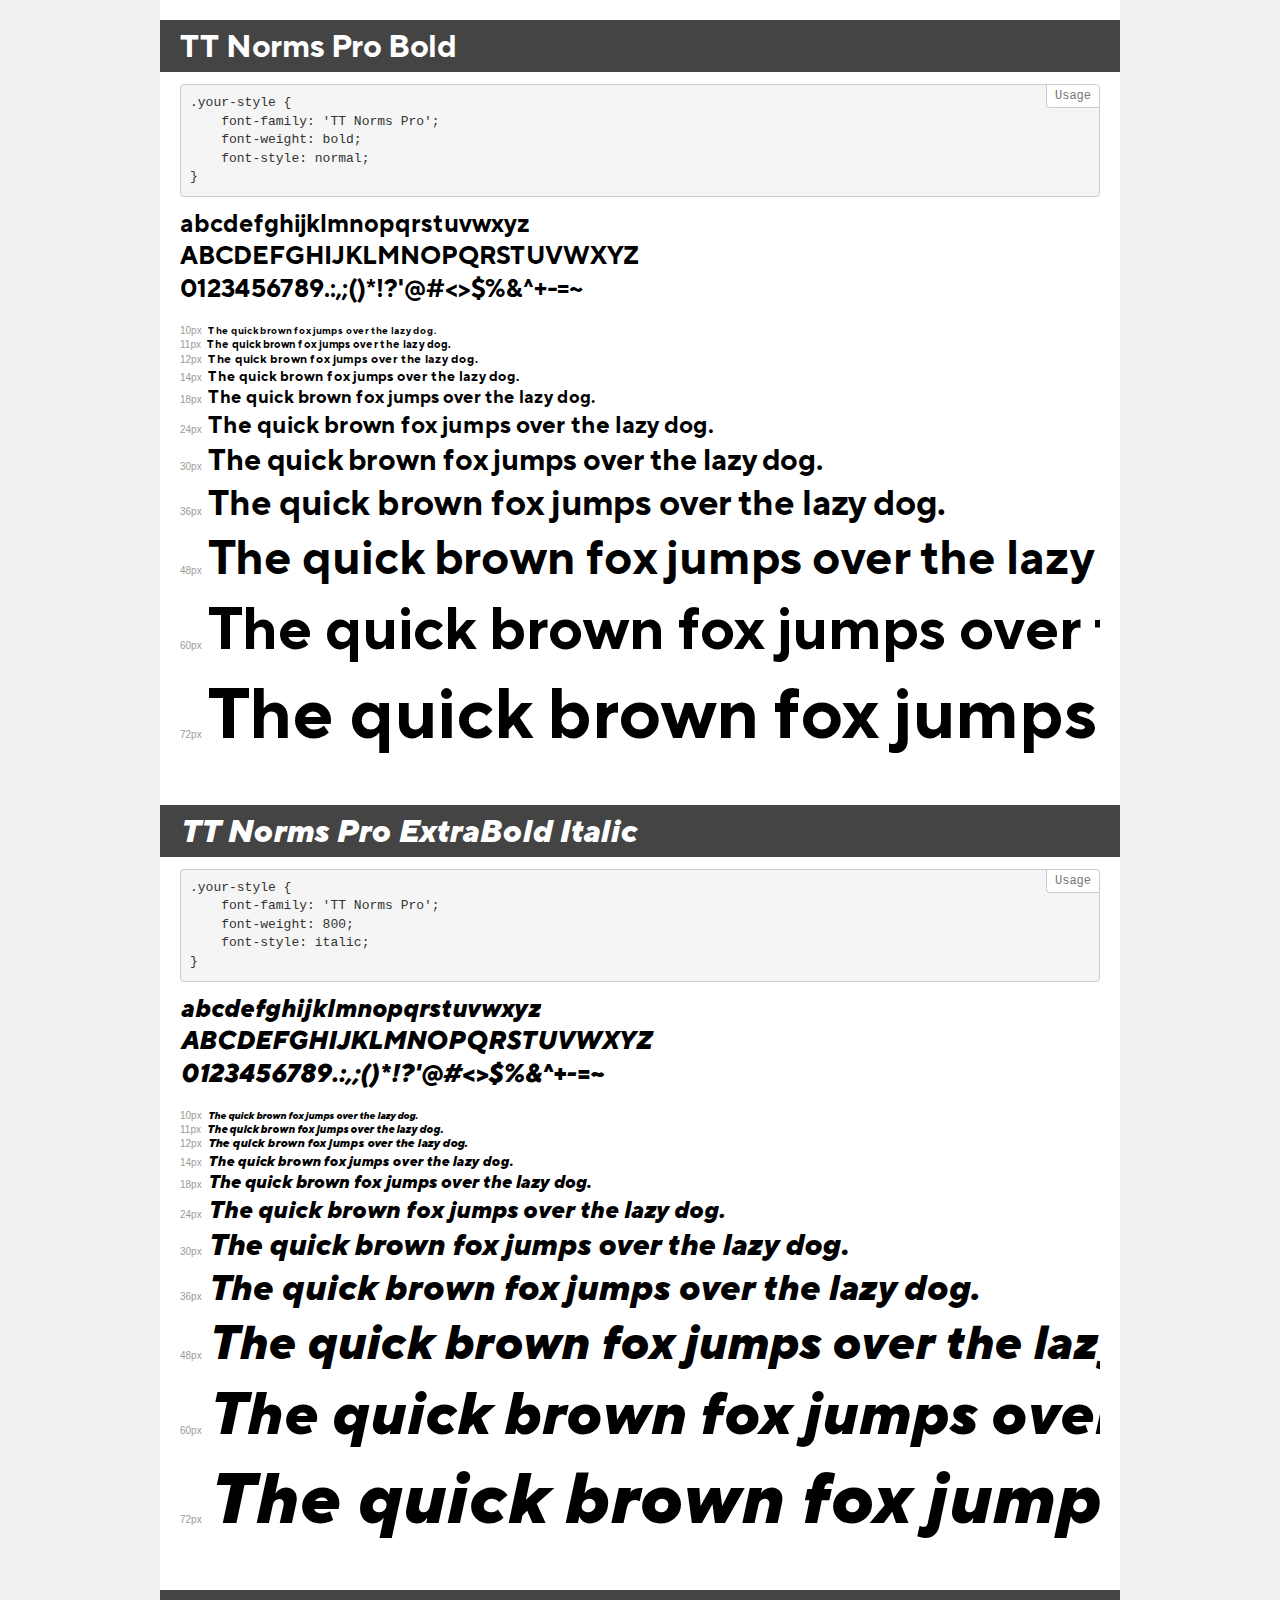
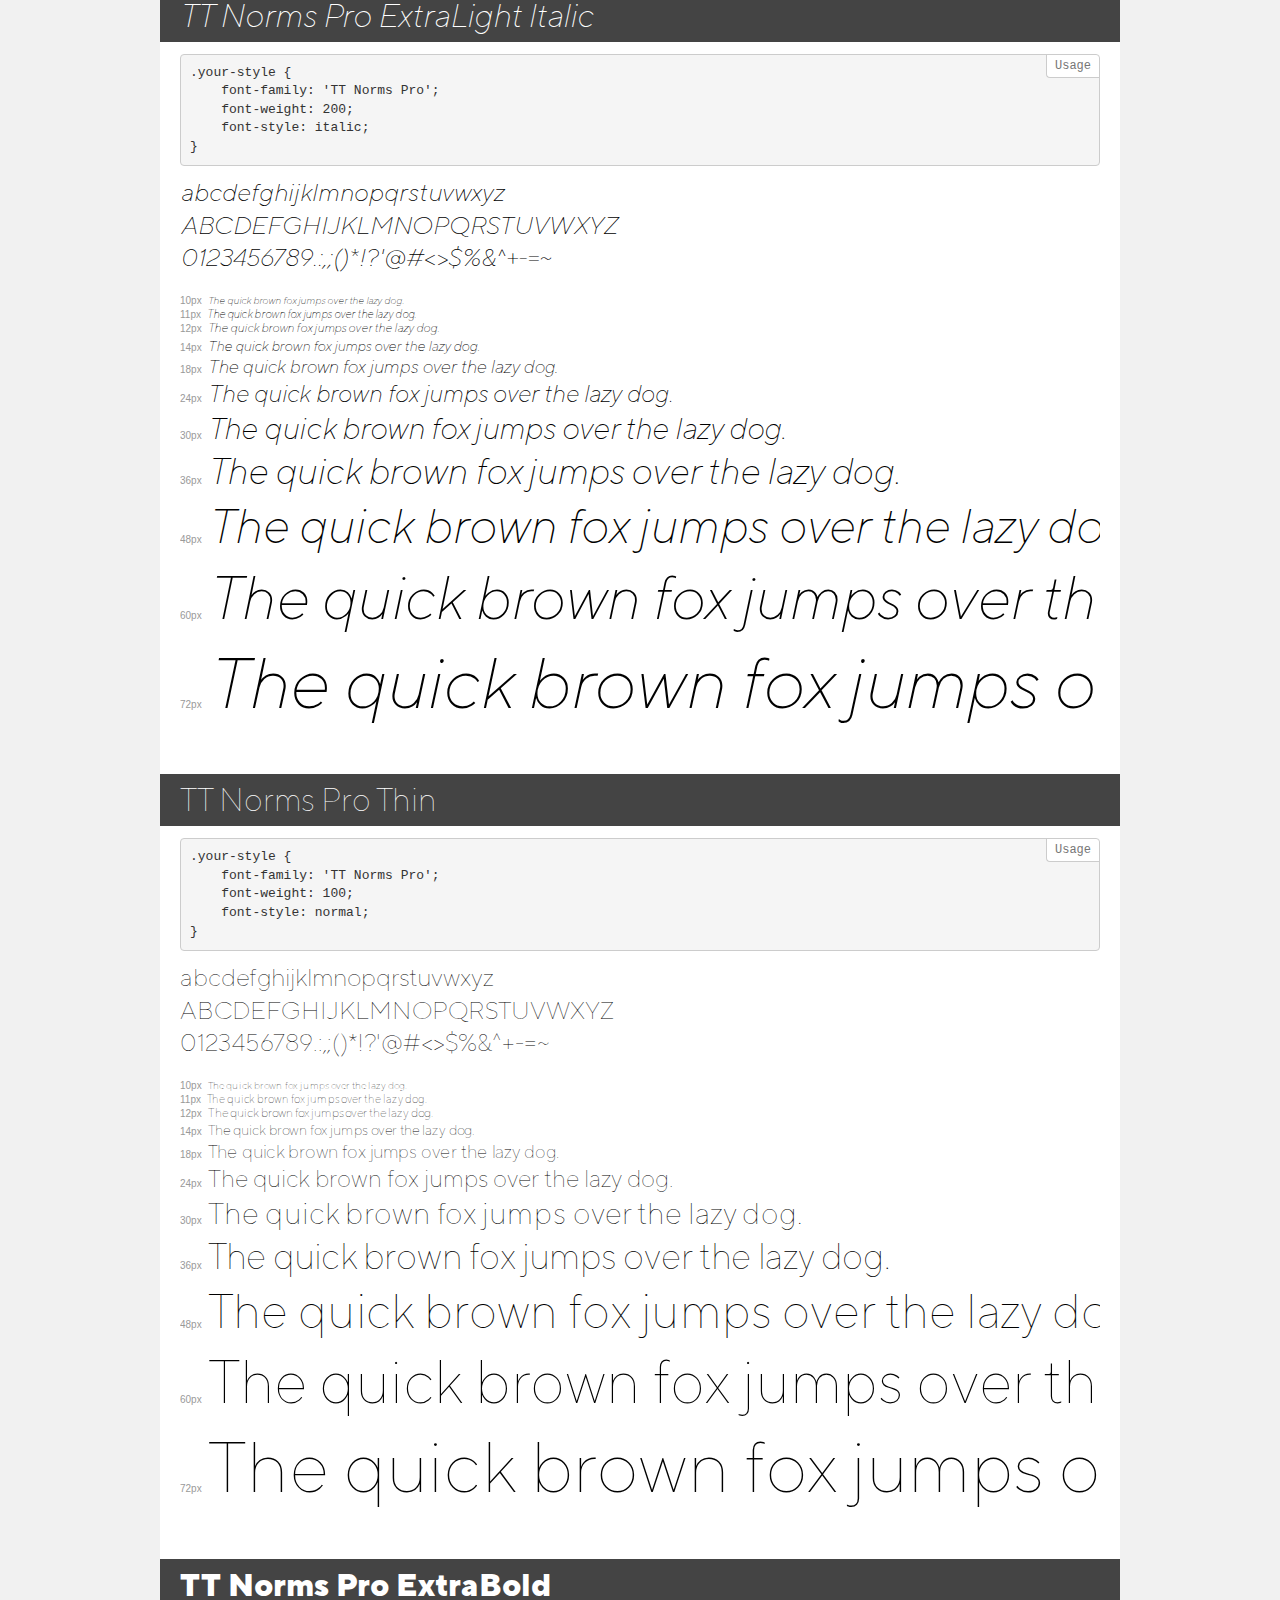
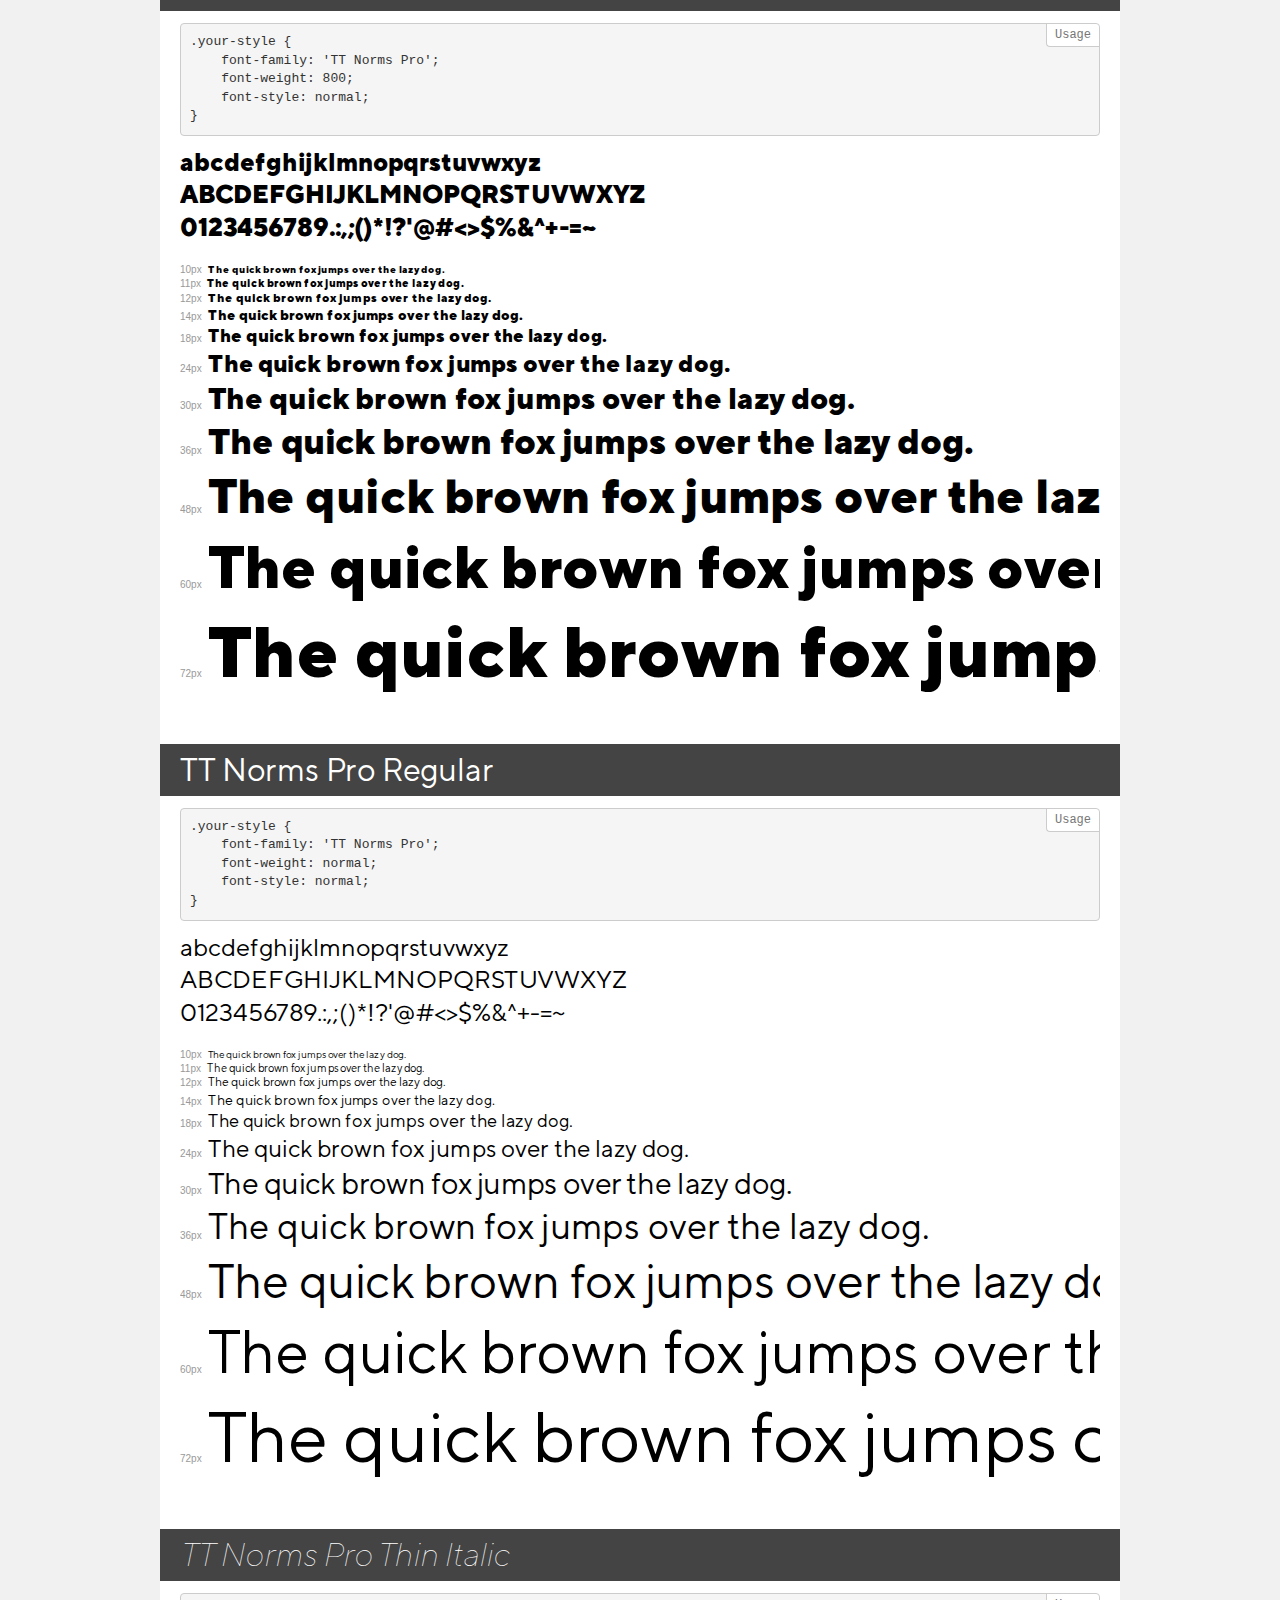
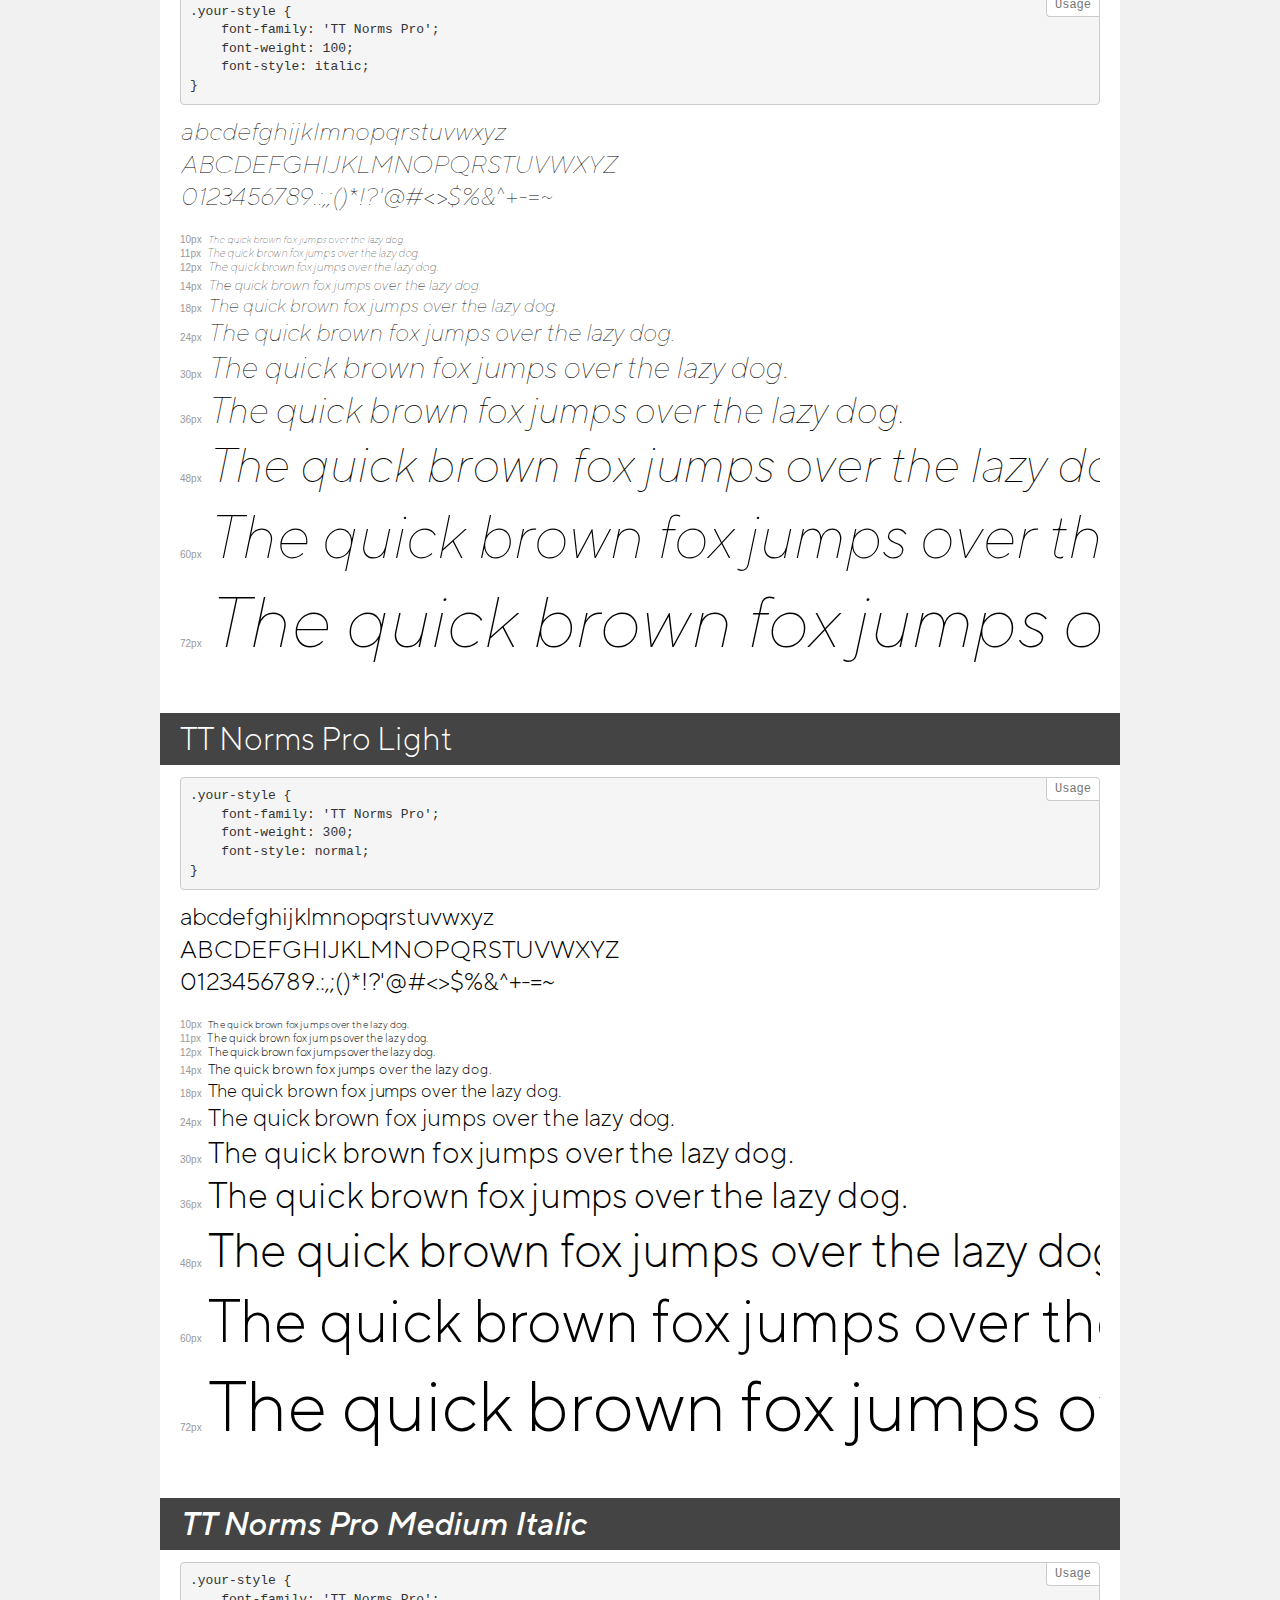
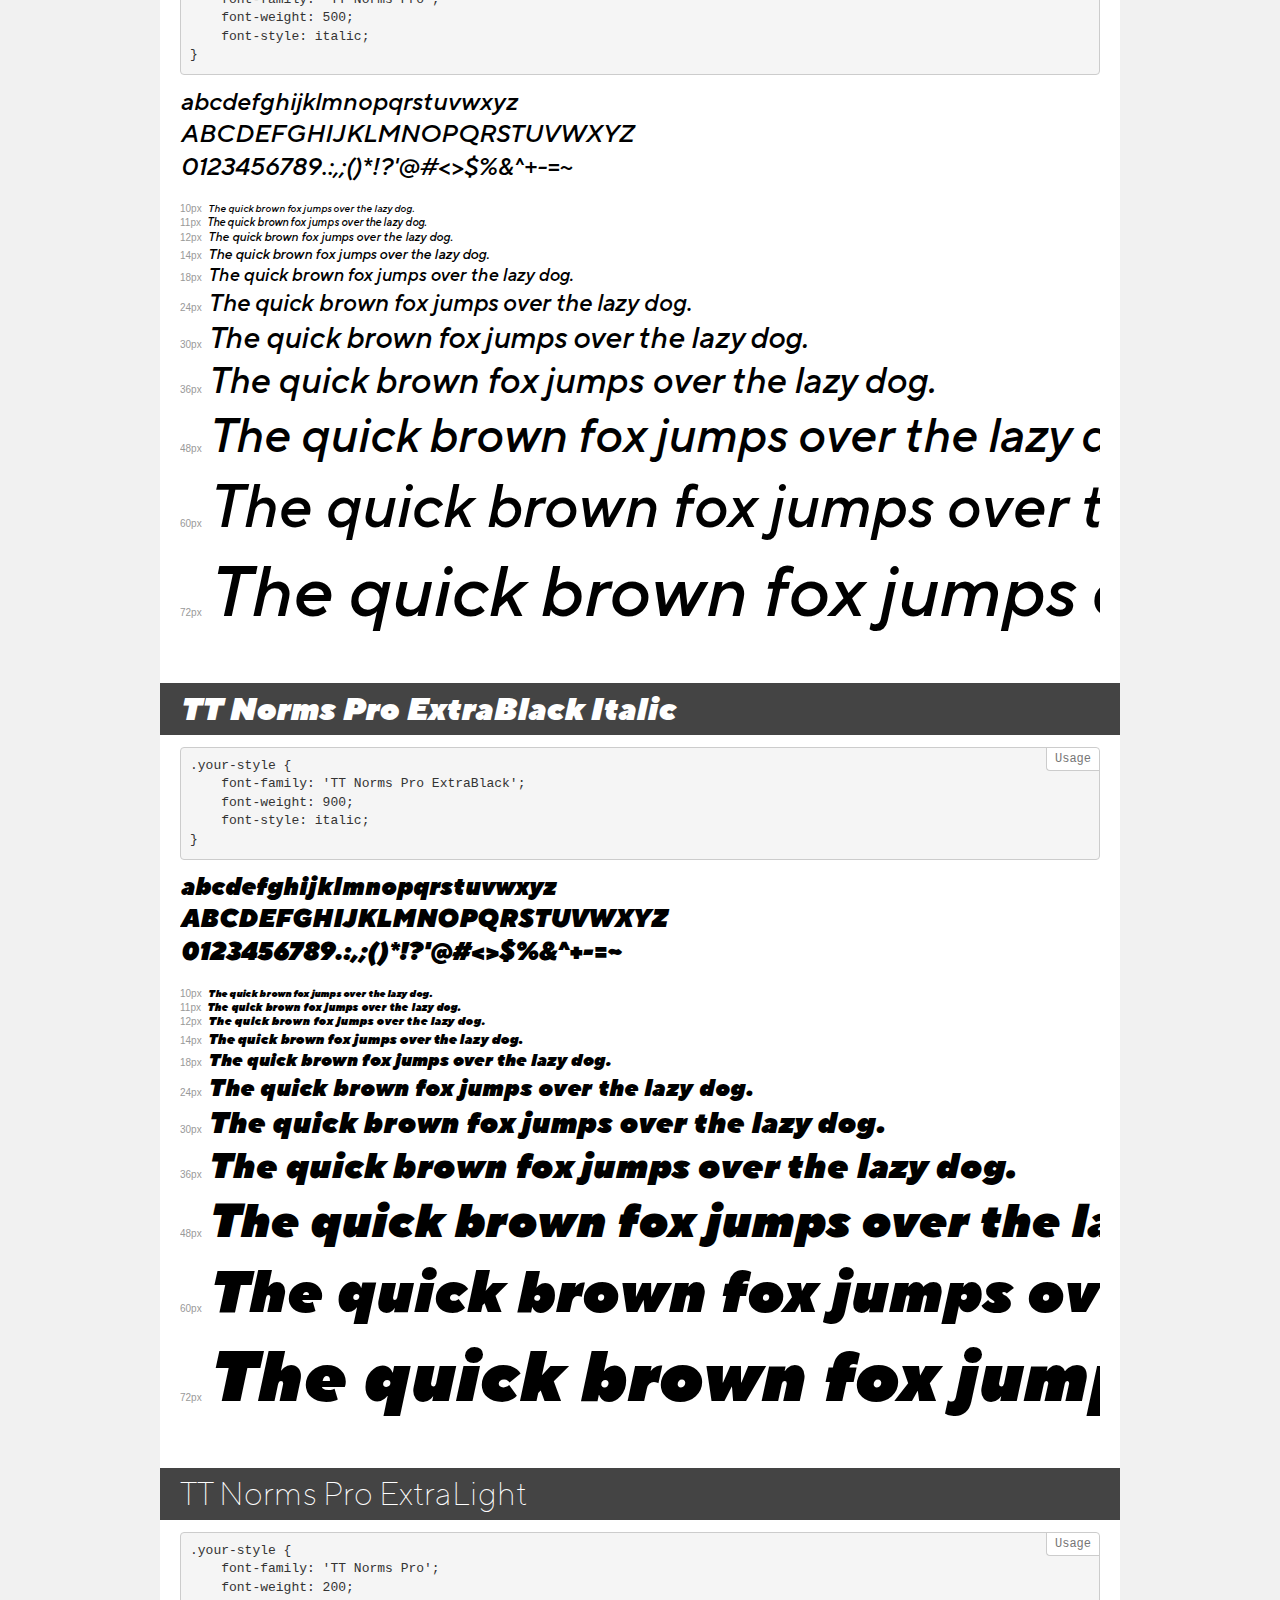
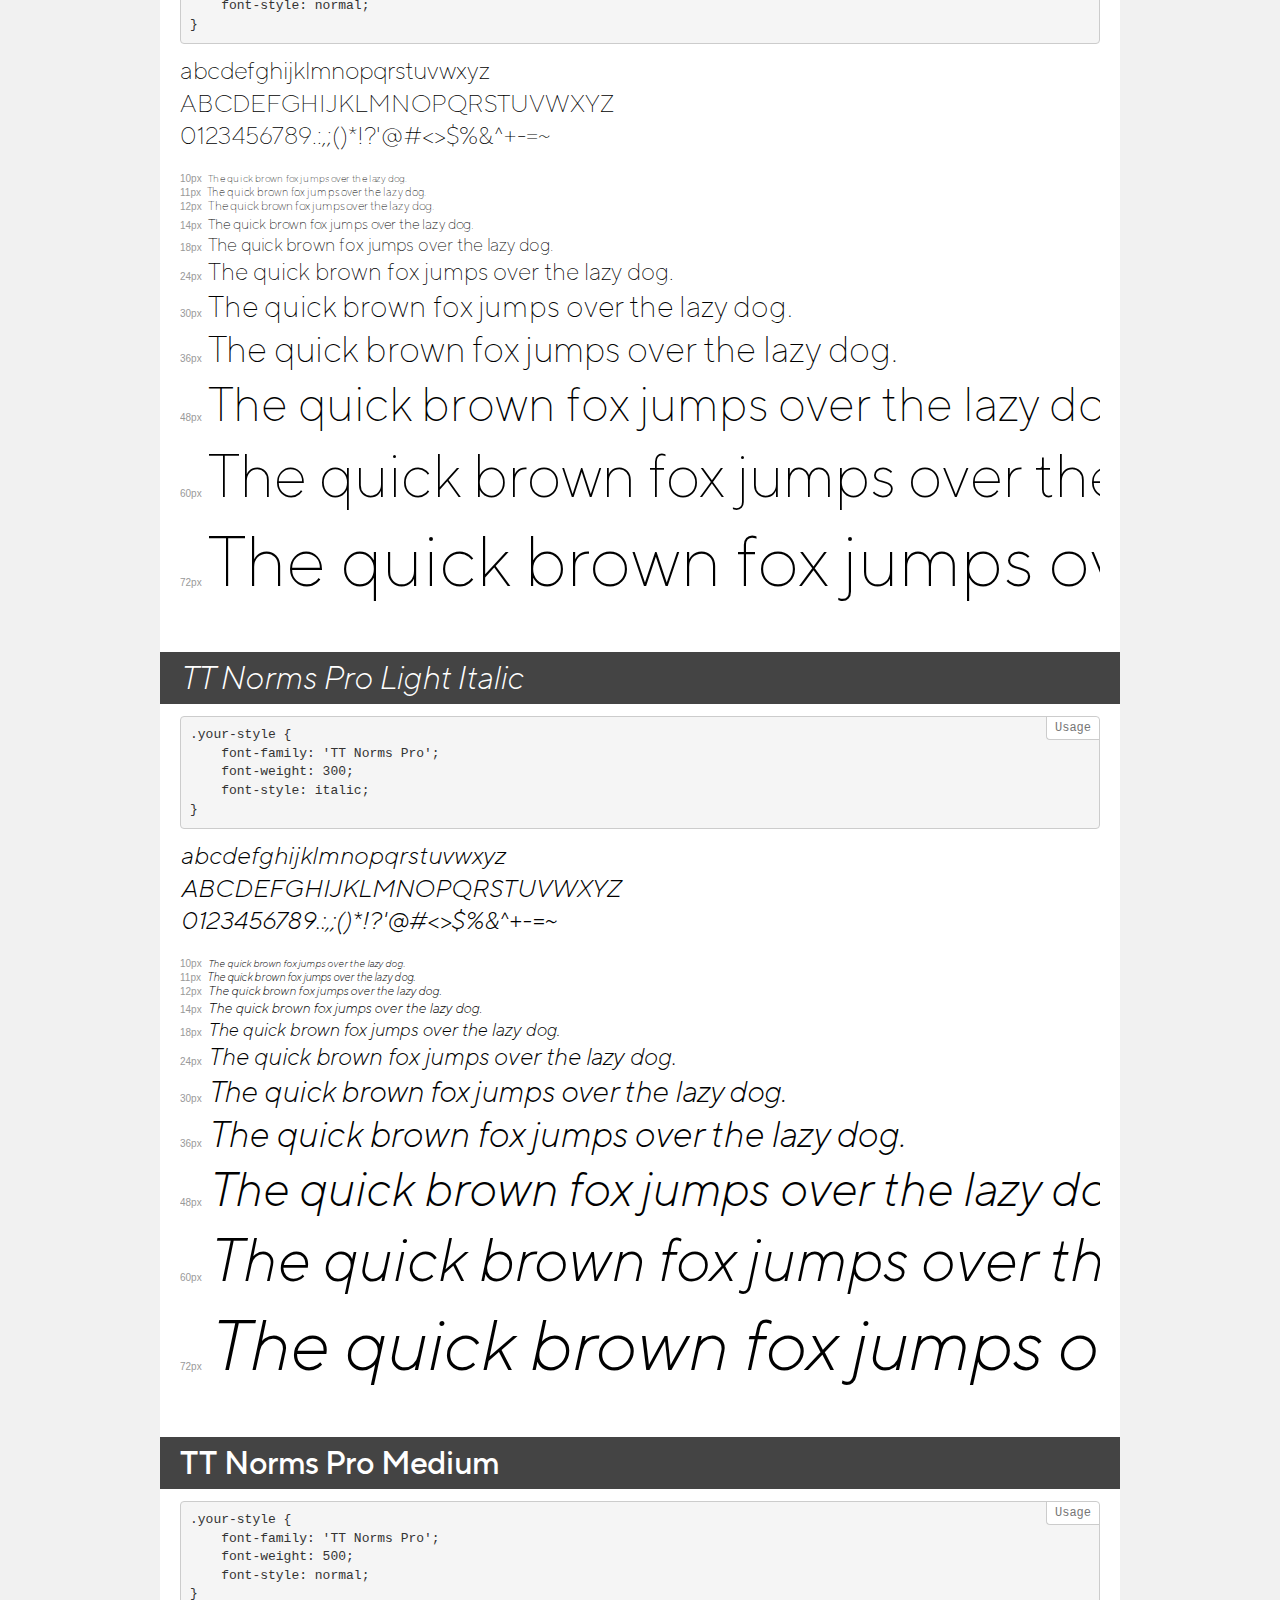
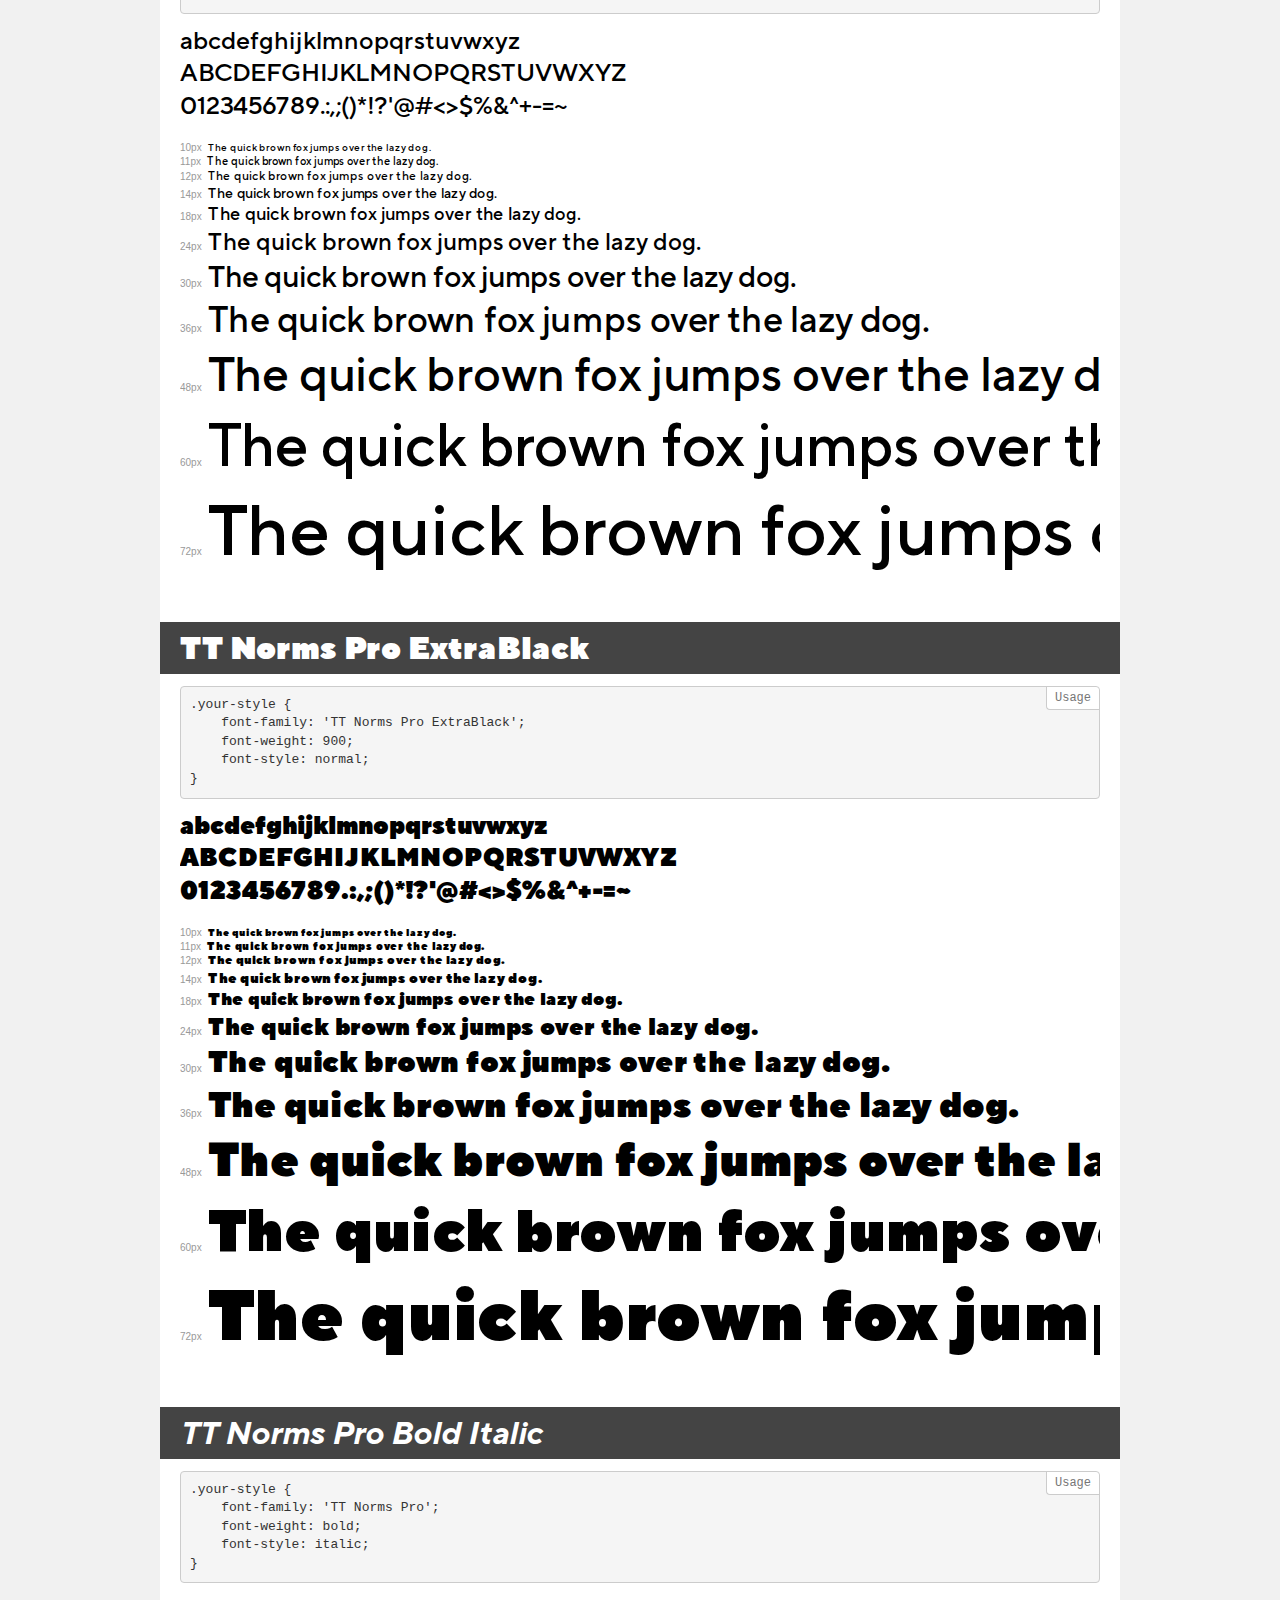
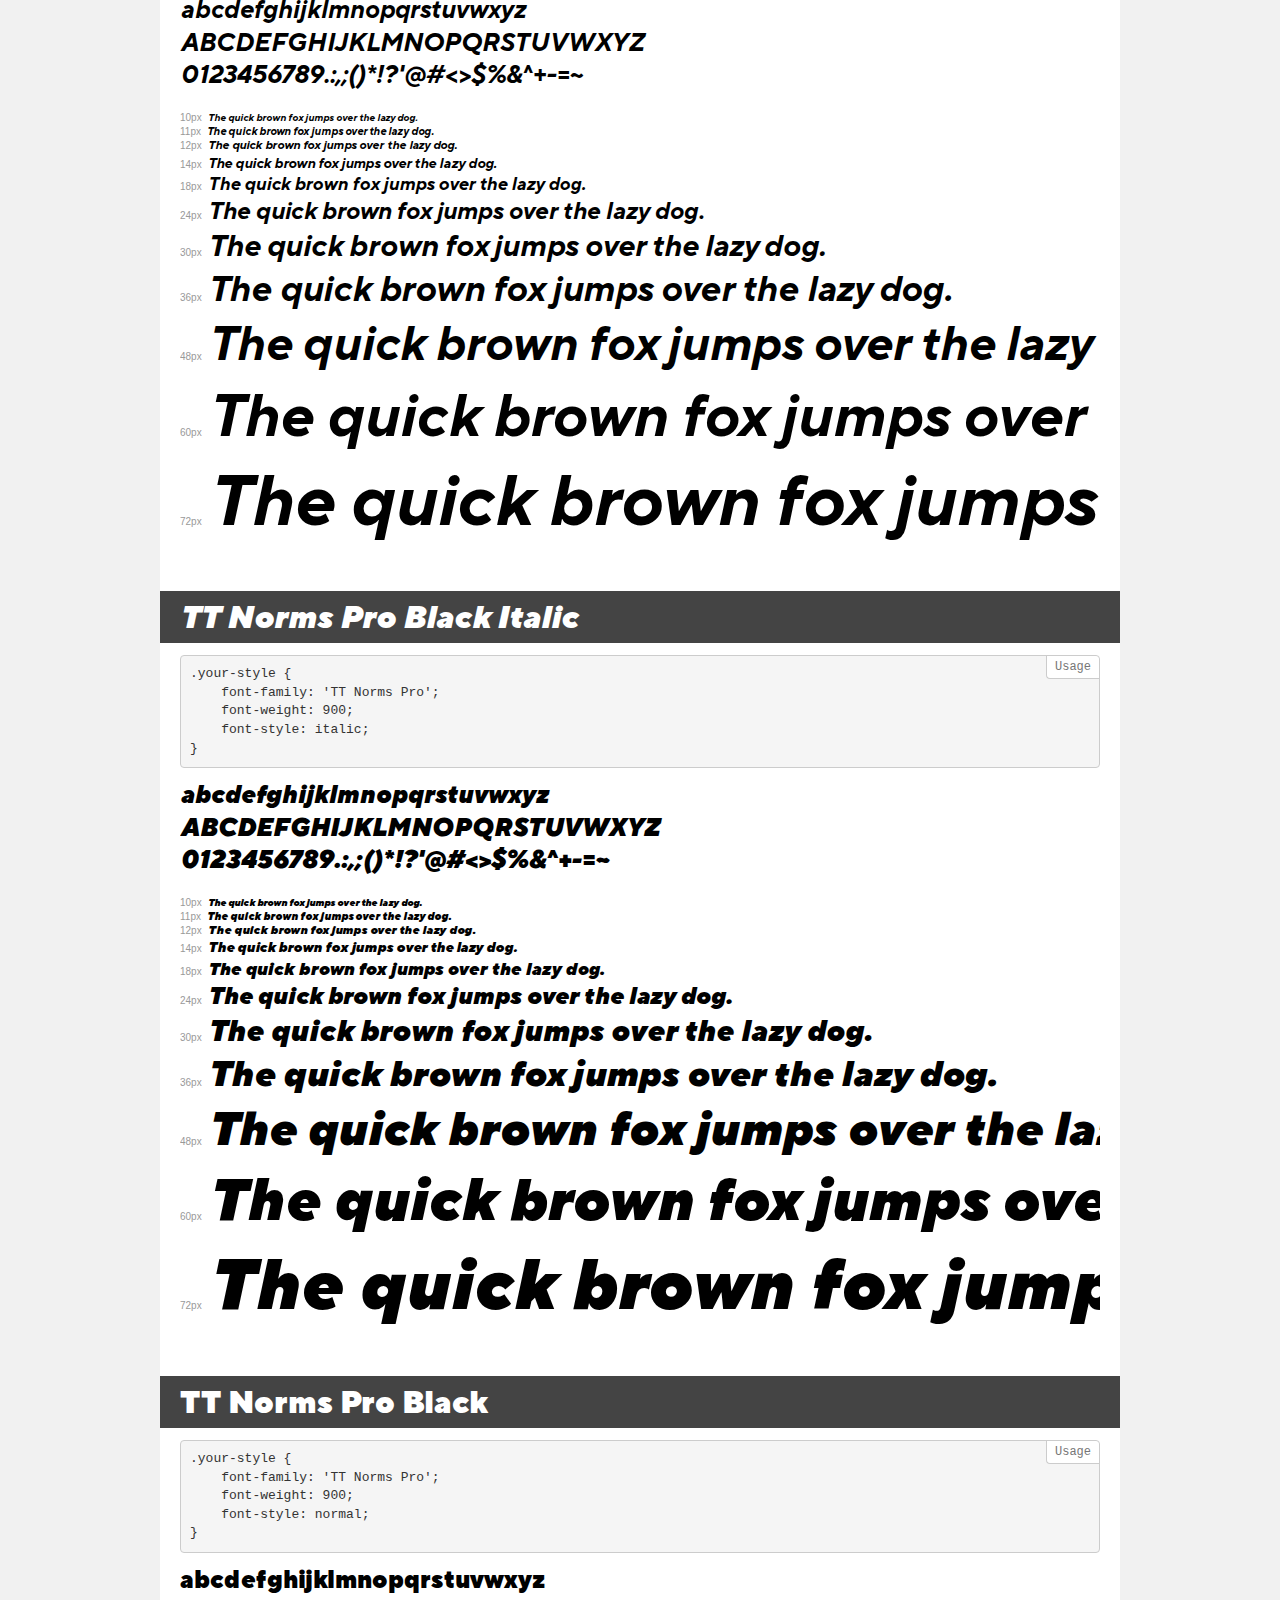
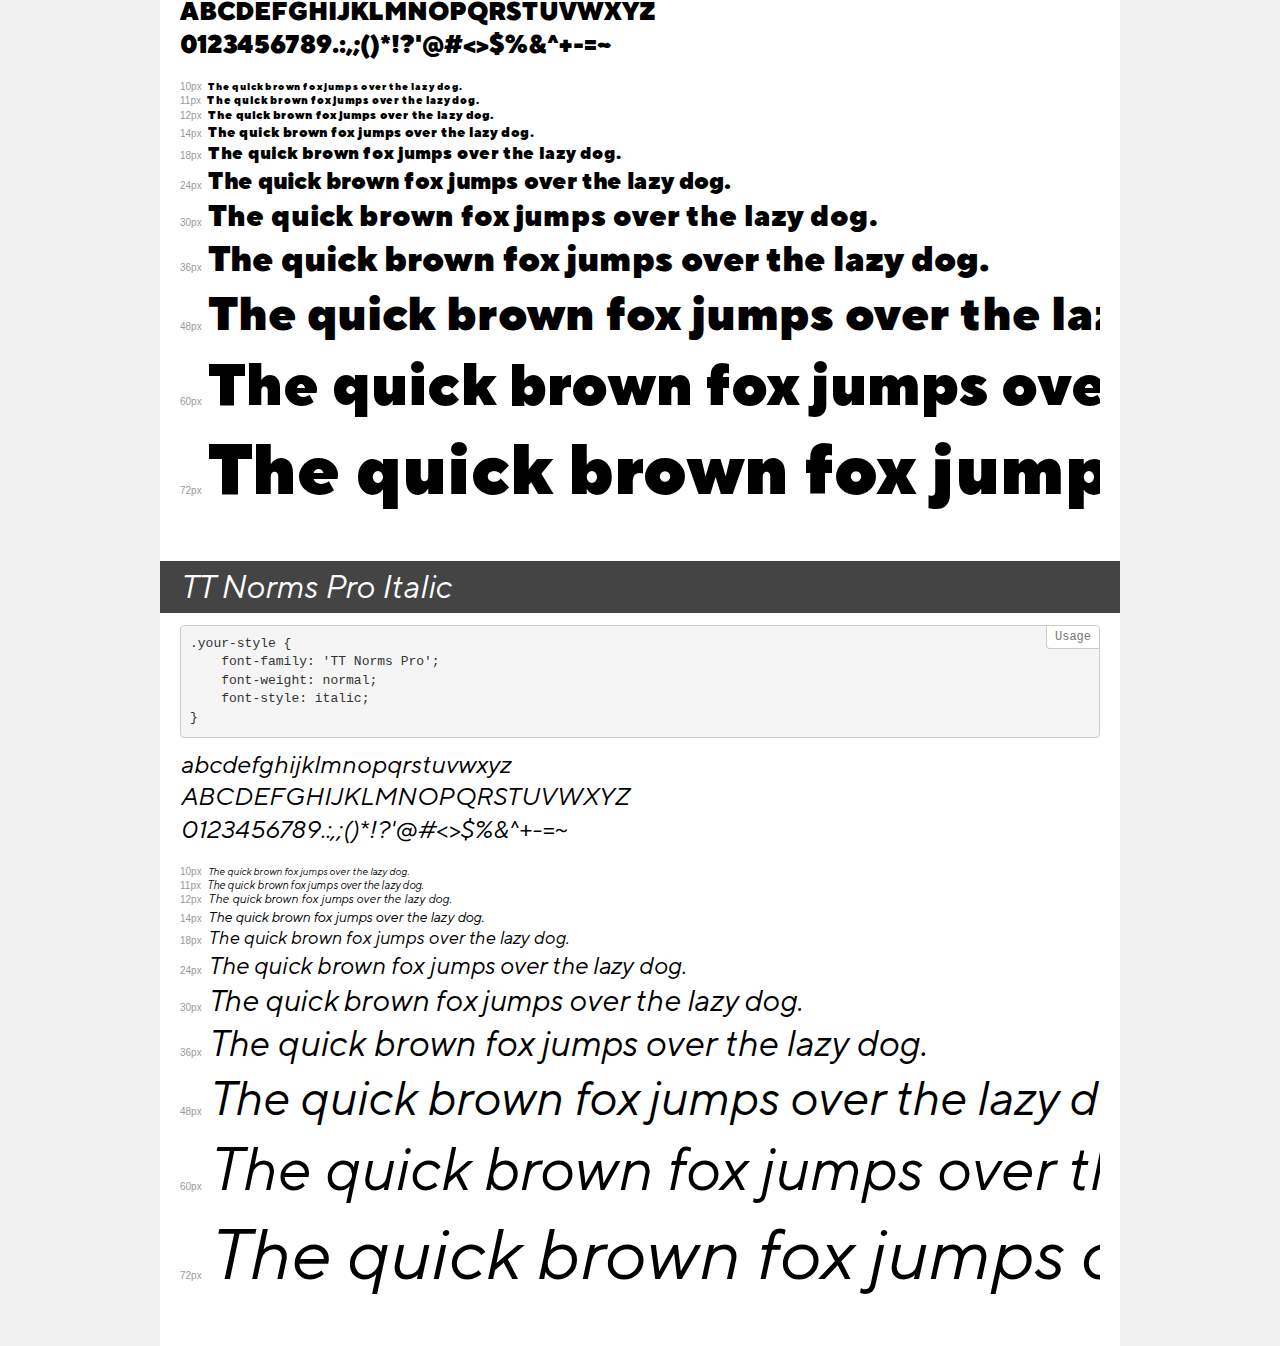
<file: fonts/demo.html>
<!DOCTYPE html>
<html>
<head>
    <meta charset="utf-8">
    <meta http-equiv="X-UA-Compatible" content="IE=edge">
    <meta name="viewport" content="width=device-width, initial-scale=1">
    <meta name="robots" content="noindex, noarchive">
    <meta name="format-detection" content="telephone=no">
    <title>Transfonter demo</title>
    <link href="stylesheet.css" rel="stylesheet">
    <style>
        /*
        http://meyerweb.com/eric/tools/css/reset/
        v2.0 | 20110126
        License: none (public domain)
        */
        html, body, div, span, applet, object, iframe,
        h1, h2, h3, h4, h5, h6, p, blockquote, pre,
        a, abbr, acronym, address, big, cite, code,
        del, dfn, em, img, ins, kbd, q, s, samp,
        small, strike, strong, sub, sup, tt, var,
        b, u, i, center,
        dl, dt, dd, ol, ul, li,
        fieldset, form, label, legend,
        table, caption, tbody, tfoot, thead, tr, th, td,
        article, aside, canvas, details, embed,
        figure, figcaption, footer, header, hgroup,
        menu, nav, output, ruby, section, summary,
        time, mark, audio, video {
            margin: 0;
            padding: 0;
            border: 0;
            font-size: 100%;
            font: inherit;
            vertical-align: baseline;
        }
        /* HTML5 display-role reset for older browsers */
        article, aside, details, figcaption, figure,
        footer, header, hgroup, menu, nav, section {
            display: block;
        }
        body {
            line-height: 1;
        }
        ol, ul {
            list-style: none;
        }
        blockquote, q {
            quotes: none;
        }
        blockquote:before, blockquote:after,
        q:before, q:after {
            content: '';
            content: none;
        }
        table {
            border-collapse: collapse;
            border-spacing: 0;
        }
        /* common styles */
        body {
            background: #f1f1f1;
            color: #000;
        }
        .page {
            background: #fff;
            width: 920px;
            margin: 0 auto;
            padding: 20px 20px 0 20px;
            overflow: hidden;
        }
        .font-container {
            overflow-x: auto;
            overflow-y: hidden;
            margin-bottom: 40px;
            line-height: 1.3;
            white-space: nowrap;
            padding-bottom: 5px;
        }
        h1 {
            position: relative;
            background: #444;
            font-size: 32px;
            color: #fff;
            padding: 10px 20px;
            margin: 0 -20px 12px -20px;
        }
        .letters {
            font-size: 25px;
            margin-bottom: 20px;
        }
        .s10:before {
            content: '10px';
        }
        .s11:before {
            content: '11px';
        }
        .s12:before {
            content: '12px';
        }
        .s14:before {
            content: '14px';
        }
        .s18:before {
            content: '18px';
        }
        .s24:before {
            content: '24px';
        }
        .s30:before {
            content: '30px';
        }
        .s36:before {
            content: '36px';
        }
        .s48:before {
            content: '48px';
        }
        .s60:before {
            content: '60px';
        }
        .s72:before {
            content: '72px';
        }
        .s10:before, .s11:before, .s12:before, .s14:before,
        .s18:before, .s24:before, .s30:before, .s36:before,
        .s48:before, .s60:before, .s72:before {
            font-family: Arial, sans-serif;
            font-size: 10px;
            font-weight: normal;
            font-style: normal;
            color: #999;
            padding-right: 6px;
        }
        pre {
            display: block;
            position: relative;
            padding: 9px;
            margin: 0 0 10px;
            font-family: Monaco, Menlo, Consolas, "Courier New", monospace !important;
            font-size: 13px;
            line-height: 1.428571429;
            color: #333;
            font-weight: normal !important;
            font-style: normal !important;
            background-color: #f5f5f5;
            border: 1px solid #ccc;
            overflow-x: auto;
            border-radius: 4px;
        }
        pre:after {
            display: block;
            position: absolute;
            right: 0;
            top: 0;
            content: 'Usage';
            line-height: 1;
            padding: 5px 8px;
            font-size: 12px;
            color: #767676;
            background-color: #fff;
            border: 1px solid #ccc;
            border-right: none;
            border-top: none;
            border-radius: 0 4px 0 4px;
            z-index: 10;
        }
        /* responsive */
        @media (max-width: 959px) {
            .page {
                width: auto;
                margin: 0;
            }
        }
    </style>
</head>
<body>
<div class="page">
    <div class="demo" style="font-family: 'TT Norms Pro'; font-weight: bold; font-style: normal;">
        <h1>TT Norms Pro Bold</h1>
        <pre>.your-style {
    font-family: 'TT Norms Pro';
    font-weight: bold;
    font-style: normal;
}</pre>
        <div class="font-container">
            <p class="letters">
                abcdefghijklmnopqrstuvwxyz<br>
ABCDEFGHIJKLMNOPQRSTUVWXYZ<br>
                0123456789.:,;()*!?'@#<>$%&^+-=~
            </p>
            <p class="s10" style="font-size: 10px;">The quick brown fox jumps over the lazy dog.</p>
            <p class="s11" style="font-size: 11px;">The quick brown fox jumps over the lazy dog.</p>
            <p class="s12" style="font-size: 12px;">The quick brown fox jumps over the lazy dog.</p>
            <p class="s14" style="font-size: 14px;">The quick brown fox jumps over the lazy dog.</p>
            <p class="s18" style="font-size: 18px;">The quick brown fox jumps over the lazy dog.</p>
            <p class="s24" style="font-size: 24px;">The quick brown fox jumps over the lazy dog.</p>
            <p class="s30" style="font-size: 30px;">The quick brown fox jumps over the lazy dog.</p>
            <p class="s36" style="font-size: 36px;">The quick brown fox jumps over the lazy dog.</p>
            <p class="s48" style="font-size: 48px;">The quick brown fox jumps over the lazy dog.</p>
            <p class="s60" style="font-size: 60px;">The quick brown fox jumps over the lazy dog.</p>
            <p class="s72" style="font-size: 72px;">The quick brown fox jumps over the lazy dog.</p>
        </div>
    </div>
    <div class="demo" style="font-family: 'TT Norms Pro'; font-weight: 800; font-style: italic;">
        <h1>TT Norms Pro ExtraBold Italic</h1>
        <pre>.your-style {
    font-family: 'TT Norms Pro';
    font-weight: 800;
    font-style: italic;
}</pre>
        <div class="font-container">
            <p class="letters">
                abcdefghijklmnopqrstuvwxyz<br>
ABCDEFGHIJKLMNOPQRSTUVWXYZ<br>
                0123456789.:,;()*!?'@#<>$%&^+-=~
            </p>
            <p class="s10" style="font-size: 10px;">The quick brown fox jumps over the lazy dog.</p>
            <p class="s11" style="font-size: 11px;">The quick brown fox jumps over the lazy dog.</p>
            <p class="s12" style="font-size: 12px;">The quick brown fox jumps over the lazy dog.</p>
            <p class="s14" style="font-size: 14px;">The quick brown fox jumps over the lazy dog.</p>
            <p class="s18" style="font-size: 18px;">The quick brown fox jumps over the lazy dog.</p>
            <p class="s24" style="font-size: 24px;">The quick brown fox jumps over the lazy dog.</p>
            <p class="s30" style="font-size: 30px;">The quick brown fox jumps over the lazy dog.</p>
            <p class="s36" style="font-size: 36px;">The quick brown fox jumps over the lazy dog.</p>
            <p class="s48" style="font-size: 48px;">The quick brown fox jumps over the lazy dog.</p>
            <p class="s60" style="font-size: 60px;">The quick brown fox jumps over the lazy dog.</p>
            <p class="s72" style="font-size: 72px;">The quick brown fox jumps over the lazy dog.</p>
        </div>
    </div>
    <div class="demo" style="font-family: 'TT Norms Pro'; font-weight: 200; font-style: italic;">
        <h1>TT Norms Pro ExtraLight Italic</h1>
        <pre>.your-style {
    font-family: 'TT Norms Pro';
    font-weight: 200;
    font-style: italic;
}</pre>
        <div class="font-container">
            <p class="letters">
                abcdefghijklmnopqrstuvwxyz<br>
ABCDEFGHIJKLMNOPQRSTUVWXYZ<br>
                0123456789.:,;()*!?'@#<>$%&^+-=~
            </p>
            <p class="s10" style="font-size: 10px;">The quick brown fox jumps over the lazy dog.</p>
            <p class="s11" style="font-size: 11px;">The quick brown fox jumps over the lazy dog.</p>
            <p class="s12" style="font-size: 12px;">The quick brown fox jumps over the lazy dog.</p>
            <p class="s14" style="font-size: 14px;">The quick brown fox jumps over the lazy dog.</p>
            <p class="s18" style="font-size: 18px;">The quick brown fox jumps over the lazy dog.</p>
            <p class="s24" style="font-size: 24px;">The quick brown fox jumps over the lazy dog.</p>
            <p class="s30" style="font-size: 30px;">The quick brown fox jumps over the lazy dog.</p>
            <p class="s36" style="font-size: 36px;">The quick brown fox jumps over the lazy dog.</p>
            <p class="s48" style="font-size: 48px;">The quick brown fox jumps over the lazy dog.</p>
            <p class="s60" style="font-size: 60px;">The quick brown fox jumps over the lazy dog.</p>
            <p class="s72" style="font-size: 72px;">The quick brown fox jumps over the lazy dog.</p>
        </div>
    </div>
    <div class="demo" style="font-family: 'TT Norms Pro'; font-weight: 100; font-style: normal;">
        <h1>TT Norms Pro Thin</h1>
        <pre>.your-style {
    font-family: 'TT Norms Pro';
    font-weight: 100;
    font-style: normal;
}</pre>
        <div class="font-container">
            <p class="letters">
                abcdefghijklmnopqrstuvwxyz<br>
ABCDEFGHIJKLMNOPQRSTUVWXYZ<br>
                0123456789.:,;()*!?'@#<>$%&^+-=~
            </p>
            <p class="s10" style="font-size: 10px;">The quick brown fox jumps over the lazy dog.</p>
            <p class="s11" style="font-size: 11px;">The quick brown fox jumps over the lazy dog.</p>
            <p class="s12" style="font-size: 12px;">The quick brown fox jumps over the lazy dog.</p>
            <p class="s14" style="font-size: 14px;">The quick brown fox jumps over the lazy dog.</p>
            <p class="s18" style="font-size: 18px;">The quick brown fox jumps over the lazy dog.</p>
            <p class="s24" style="font-size: 24px;">The quick brown fox jumps over the lazy dog.</p>
            <p class="s30" style="font-size: 30px;">The quick brown fox jumps over the lazy dog.</p>
            <p class="s36" style="font-size: 36px;">The quick brown fox jumps over the lazy dog.</p>
            <p class="s48" style="font-size: 48px;">The quick brown fox jumps over the lazy dog.</p>
            <p class="s60" style="font-size: 60px;">The quick brown fox jumps over the lazy dog.</p>
            <p class="s72" style="font-size: 72px;">The quick brown fox jumps over the lazy dog.</p>
        </div>
    </div>
    <div class="demo" style="font-family: 'TT Norms Pro'; font-weight: 800; font-style: normal;">
        <h1>TT Norms Pro ExtraBold</h1>
        <pre>.your-style {
    font-family: 'TT Norms Pro';
    font-weight: 800;
    font-style: normal;
}</pre>
        <div class="font-container">
            <p class="letters">
                abcdefghijklmnopqrstuvwxyz<br>
ABCDEFGHIJKLMNOPQRSTUVWXYZ<br>
                0123456789.:,;()*!?'@#<>$%&^+-=~
            </p>
            <p class="s10" style="font-size: 10px;">The quick brown fox jumps over the lazy dog.</p>
            <p class="s11" style="font-size: 11px;">The quick brown fox jumps over the lazy dog.</p>
            <p class="s12" style="font-size: 12px;">The quick brown fox jumps over the lazy dog.</p>
            <p class="s14" style="font-size: 14px;">The quick brown fox jumps over the lazy dog.</p>
            <p class="s18" style="font-size: 18px;">The quick brown fox jumps over the lazy dog.</p>
            <p class="s24" style="font-size: 24px;">The quick brown fox jumps over the lazy dog.</p>
            <p class="s30" style="font-size: 30px;">The quick brown fox jumps over the lazy dog.</p>
            <p class="s36" style="font-size: 36px;">The quick brown fox jumps over the lazy dog.</p>
            <p class="s48" style="font-size: 48px;">The quick brown fox jumps over the lazy dog.</p>
            <p class="s60" style="font-size: 60px;">The quick brown fox jumps over the lazy dog.</p>
            <p class="s72" style="font-size: 72px;">The quick brown fox jumps over the lazy dog.</p>
        </div>
    </div>
    <div class="demo" style="font-family: 'TT Norms Pro'; font-weight: normal; font-style: normal;">
        <h1>TT Norms Pro Regular</h1>
        <pre>.your-style {
    font-family: 'TT Norms Pro';
    font-weight: normal;
    font-style: normal;
}</pre>
        <div class="font-container">
            <p class="letters">
                abcdefghijklmnopqrstuvwxyz<br>
ABCDEFGHIJKLMNOPQRSTUVWXYZ<br>
                0123456789.:,;()*!?'@#<>$%&^+-=~
            </p>
            <p class="s10" style="font-size: 10px;">The quick brown fox jumps over the lazy dog.</p>
            <p class="s11" style="font-size: 11px;">The quick brown fox jumps over the lazy dog.</p>
            <p class="s12" style="font-size: 12px;">The quick brown fox jumps over the lazy dog.</p>
            <p class="s14" style="font-size: 14px;">The quick brown fox jumps over the lazy dog.</p>
            <p class="s18" style="font-size: 18px;">The quick brown fox jumps over the lazy dog.</p>
            <p class="s24" style="font-size: 24px;">The quick brown fox jumps over the lazy dog.</p>
            <p class="s30" style="font-size: 30px;">The quick brown fox jumps over the lazy dog.</p>
            <p class="s36" style="font-size: 36px;">The quick brown fox jumps over the lazy dog.</p>
            <p class="s48" style="font-size: 48px;">The quick brown fox jumps over the lazy dog.</p>
            <p class="s60" style="font-size: 60px;">The quick brown fox jumps over the lazy dog.</p>
            <p class="s72" style="font-size: 72px;">The quick brown fox jumps over the lazy dog.</p>
        </div>
    </div>
    <div class="demo" style="font-family: 'TT Norms Pro'; font-weight: 100; font-style: italic;">
        <h1>TT Norms Pro Thin Italic</h1>
        <pre>.your-style {
    font-family: 'TT Norms Pro';
    font-weight: 100;
    font-style: italic;
}</pre>
        <div class="font-container">
            <p class="letters">
                abcdefghijklmnopqrstuvwxyz<br>
ABCDEFGHIJKLMNOPQRSTUVWXYZ<br>
                0123456789.:,;()*!?'@#<>$%&^+-=~
            </p>
            <p class="s10" style="font-size: 10px;">The quick brown fox jumps over the lazy dog.</p>
            <p class="s11" style="font-size: 11px;">The quick brown fox jumps over the lazy dog.</p>
            <p class="s12" style="font-size: 12px;">The quick brown fox jumps over the lazy dog.</p>
            <p class="s14" style="font-size: 14px;">The quick brown fox jumps over the lazy dog.</p>
            <p class="s18" style="font-size: 18px;">The quick brown fox jumps over the lazy dog.</p>
            <p class="s24" style="font-size: 24px;">The quick brown fox jumps over the lazy dog.</p>
            <p class="s30" style="font-size: 30px;">The quick brown fox jumps over the lazy dog.</p>
            <p class="s36" style="font-size: 36px;">The quick brown fox jumps over the lazy dog.</p>
            <p class="s48" style="font-size: 48px;">The quick brown fox jumps over the lazy dog.</p>
            <p class="s60" style="font-size: 60px;">The quick brown fox jumps over the lazy dog.</p>
            <p class="s72" style="font-size: 72px;">The quick brown fox jumps over the lazy dog.</p>
        </div>
    </div>
    <div class="demo" style="font-family: 'TT Norms Pro'; font-weight: 300; font-style: normal;">
        <h1>TT Norms Pro Light</h1>
        <pre>.your-style {
    font-family: 'TT Norms Pro';
    font-weight: 300;
    font-style: normal;
}</pre>
        <div class="font-container">
            <p class="letters">
                abcdefghijklmnopqrstuvwxyz<br>
ABCDEFGHIJKLMNOPQRSTUVWXYZ<br>
                0123456789.:,;()*!?'@#<>$%&^+-=~
            </p>
            <p class="s10" style="font-size: 10px;">The quick brown fox jumps over the lazy dog.</p>
            <p class="s11" style="font-size: 11px;">The quick brown fox jumps over the lazy dog.</p>
            <p class="s12" style="font-size: 12px;">The quick brown fox jumps over the lazy dog.</p>
            <p class="s14" style="font-size: 14px;">The quick brown fox jumps over the lazy dog.</p>
            <p class="s18" style="font-size: 18px;">The quick brown fox jumps over the lazy dog.</p>
            <p class="s24" style="font-size: 24px;">The quick brown fox jumps over the lazy dog.</p>
            <p class="s30" style="font-size: 30px;">The quick brown fox jumps over the lazy dog.</p>
            <p class="s36" style="font-size: 36px;">The quick brown fox jumps over the lazy dog.</p>
            <p class="s48" style="font-size: 48px;">The quick brown fox jumps over the lazy dog.</p>
            <p class="s60" style="font-size: 60px;">The quick brown fox jumps over the lazy dog.</p>
            <p class="s72" style="font-size: 72px;">The quick brown fox jumps over the lazy dog.</p>
        </div>
    </div>
    <div class="demo" style="font-family: 'TT Norms Pro'; font-weight: 500; font-style: italic;">
        <h1>TT Norms Pro Medium Italic</h1>
        <pre>.your-style {
    font-family: 'TT Norms Pro';
    font-weight: 500;
    font-style: italic;
}</pre>
        <div class="font-container">
            <p class="letters">
                abcdefghijklmnopqrstuvwxyz<br>
ABCDEFGHIJKLMNOPQRSTUVWXYZ<br>
                0123456789.:,;()*!?'@#<>$%&^+-=~
            </p>
            <p class="s10" style="font-size: 10px;">The quick brown fox jumps over the lazy dog.</p>
            <p class="s11" style="font-size: 11px;">The quick brown fox jumps over the lazy dog.</p>
            <p class="s12" style="font-size: 12px;">The quick brown fox jumps over the lazy dog.</p>
            <p class="s14" style="font-size: 14px;">The quick brown fox jumps over the lazy dog.</p>
            <p class="s18" style="font-size: 18px;">The quick brown fox jumps over the lazy dog.</p>
            <p class="s24" style="font-size: 24px;">The quick brown fox jumps over the lazy dog.</p>
            <p class="s30" style="font-size: 30px;">The quick brown fox jumps over the lazy dog.</p>
            <p class="s36" style="font-size: 36px;">The quick brown fox jumps over the lazy dog.</p>
            <p class="s48" style="font-size: 48px;">The quick brown fox jumps over the lazy dog.</p>
            <p class="s60" style="font-size: 60px;">The quick brown fox jumps over the lazy dog.</p>
            <p class="s72" style="font-size: 72px;">The quick brown fox jumps over the lazy dog.</p>
        </div>
    </div>
    <div class="demo" style="font-family: 'TT Norms Pro ExtraBlack'; font-weight: 900; font-style: italic;">
        <h1>TT Norms Pro ExtraBlack Italic</h1>
        <pre>.your-style {
    font-family: 'TT Norms Pro ExtraBlack';
    font-weight: 900;
    font-style: italic;
}</pre>
        <div class="font-container">
            <p class="letters">
                abcdefghijklmnopqrstuvwxyz<br>
ABCDEFGHIJKLMNOPQRSTUVWXYZ<br>
                0123456789.:,;()*!?'@#<>$%&^+-=~
            </p>
            <p class="s10" style="font-size: 10px;">The quick brown fox jumps over the lazy dog.</p>
            <p class="s11" style="font-size: 11px;">The quick brown fox jumps over the lazy dog.</p>
            <p class="s12" style="font-size: 12px;">The quick brown fox jumps over the lazy dog.</p>
            <p class="s14" style="font-size: 14px;">The quick brown fox jumps over the lazy dog.</p>
            <p class="s18" style="font-size: 18px;">The quick brown fox jumps over the lazy dog.</p>
            <p class="s24" style="font-size: 24px;">The quick brown fox jumps over the lazy dog.</p>
            <p class="s30" style="font-size: 30px;">The quick brown fox jumps over the lazy dog.</p>
            <p class="s36" style="font-size: 36px;">The quick brown fox jumps over the lazy dog.</p>
            <p class="s48" style="font-size: 48px;">The quick brown fox jumps over the lazy dog.</p>
            <p class="s60" style="font-size: 60px;">The quick brown fox jumps over the lazy dog.</p>
            <p class="s72" style="font-size: 72px;">The quick brown fox jumps over the lazy dog.</p>
        </div>
    </div>
    <div class="demo" style="font-family: 'TT Norms Pro'; font-weight: 200; font-style: normal;">
        <h1>TT Norms Pro ExtraLight</h1>
        <pre>.your-style {
    font-family: 'TT Norms Pro';
    font-weight: 200;
    font-style: normal;
}</pre>
        <div class="font-container">
            <p class="letters">
                abcdefghijklmnopqrstuvwxyz<br>
ABCDEFGHIJKLMNOPQRSTUVWXYZ<br>
                0123456789.:,;()*!?'@#<>$%&^+-=~
            </p>
            <p class="s10" style="font-size: 10px;">The quick brown fox jumps over the lazy dog.</p>
            <p class="s11" style="font-size: 11px;">The quick brown fox jumps over the lazy dog.</p>
            <p class="s12" style="font-size: 12px;">The quick brown fox jumps over the lazy dog.</p>
            <p class="s14" style="font-size: 14px;">The quick brown fox jumps over the lazy dog.</p>
            <p class="s18" style="font-size: 18px;">The quick brown fox jumps over the lazy dog.</p>
            <p class="s24" style="font-size: 24px;">The quick brown fox jumps over the lazy dog.</p>
            <p class="s30" style="font-size: 30px;">The quick brown fox jumps over the lazy dog.</p>
            <p class="s36" style="font-size: 36px;">The quick brown fox jumps over the lazy dog.</p>
            <p class="s48" style="font-size: 48px;">The quick brown fox jumps over the lazy dog.</p>
            <p class="s60" style="font-size: 60px;">The quick brown fox jumps over the lazy dog.</p>
            <p class="s72" style="font-size: 72px;">The quick brown fox jumps over the lazy dog.</p>
        </div>
    </div>
    <div class="demo" style="font-family: 'TT Norms Pro'; font-weight: 300; font-style: italic;">
        <h1>TT Norms Pro Light Italic</h1>
        <pre>.your-style {
    font-family: 'TT Norms Pro';
    font-weight: 300;
    font-style: italic;
}</pre>
        <div class="font-container">
            <p class="letters">
                abcdefghijklmnopqrstuvwxyz<br>
ABCDEFGHIJKLMNOPQRSTUVWXYZ<br>
                0123456789.:,;()*!?'@#<>$%&^+-=~
            </p>
            <p class="s10" style="font-size: 10px;">The quick brown fox jumps over the lazy dog.</p>
            <p class="s11" style="font-size: 11px;">The quick brown fox jumps over the lazy dog.</p>
            <p class="s12" style="font-size: 12px;">The quick brown fox jumps over the lazy dog.</p>
            <p class="s14" style="font-size: 14px;">The quick brown fox jumps over the lazy dog.</p>
            <p class="s18" style="font-size: 18px;">The quick brown fox jumps over the lazy dog.</p>
            <p class="s24" style="font-size: 24px;">The quick brown fox jumps over the lazy dog.</p>
            <p class="s30" style="font-size: 30px;">The quick brown fox jumps over the lazy dog.</p>
            <p class="s36" style="font-size: 36px;">The quick brown fox jumps over the lazy dog.</p>
            <p class="s48" style="font-size: 48px;">The quick brown fox jumps over the lazy dog.</p>
            <p class="s60" style="font-size: 60px;">The quick brown fox jumps over the lazy dog.</p>
            <p class="s72" style="font-size: 72px;">The quick brown fox jumps over the lazy dog.</p>
        </div>
    </div>
    <div class="demo" style="font-family: 'TT Norms Pro'; font-weight: 500; font-style: normal;">
        <h1>TT Norms Pro Medium</h1>
        <pre>.your-style {
    font-family: 'TT Norms Pro';
    font-weight: 500;
    font-style: normal;
}</pre>
        <div class="font-container">
            <p class="letters">
                abcdefghijklmnopqrstuvwxyz<br>
ABCDEFGHIJKLMNOPQRSTUVWXYZ<br>
                0123456789.:,;()*!?'@#<>$%&^+-=~
            </p>
            <p class="s10" style="font-size: 10px;">The quick brown fox jumps over the lazy dog.</p>
            <p class="s11" style="font-size: 11px;">The quick brown fox jumps over the lazy dog.</p>
            <p class="s12" style="font-size: 12px;">The quick brown fox jumps over the lazy dog.</p>
            <p class="s14" style="font-size: 14px;">The quick brown fox jumps over the lazy dog.</p>
            <p class="s18" style="font-size: 18px;">The quick brown fox jumps over the lazy dog.</p>
            <p class="s24" style="font-size: 24px;">The quick brown fox jumps over the lazy dog.</p>
            <p class="s30" style="font-size: 30px;">The quick brown fox jumps over the lazy dog.</p>
            <p class="s36" style="font-size: 36px;">The quick brown fox jumps over the lazy dog.</p>
            <p class="s48" style="font-size: 48px;">The quick brown fox jumps over the lazy dog.</p>
            <p class="s60" style="font-size: 60px;">The quick brown fox jumps over the lazy dog.</p>
            <p class="s72" style="font-size: 72px;">The quick brown fox jumps over the lazy dog.</p>
        </div>
    </div>
    <div class="demo" style="font-family: 'TT Norms Pro ExtraBlack'; font-weight: 900; font-style: normal;">
        <h1>TT Norms Pro ExtraBlack</h1>
        <pre>.your-style {
    font-family: 'TT Norms Pro ExtraBlack';
    font-weight: 900;
    font-style: normal;
}</pre>
        <div class="font-container">
            <p class="letters">
                abcdefghijklmnopqrstuvwxyz<br>
ABCDEFGHIJKLMNOPQRSTUVWXYZ<br>
                0123456789.:,;()*!?'@#<>$%&^+-=~
            </p>
            <p class="s10" style="font-size: 10px;">The quick brown fox jumps over the lazy dog.</p>
            <p class="s11" style="font-size: 11px;">The quick brown fox jumps over the lazy dog.</p>
            <p class="s12" style="font-size: 12px;">The quick brown fox jumps over the lazy dog.</p>
            <p class="s14" style="font-size: 14px;">The quick brown fox jumps over the lazy dog.</p>
            <p class="s18" style="font-size: 18px;">The quick brown fox jumps over the lazy dog.</p>
            <p class="s24" style="font-size: 24px;">The quick brown fox jumps over the lazy dog.</p>
            <p class="s30" style="font-size: 30px;">The quick brown fox jumps over the lazy dog.</p>
            <p class="s36" style="font-size: 36px;">The quick brown fox jumps over the lazy dog.</p>
            <p class="s48" style="font-size: 48px;">The quick brown fox jumps over the lazy dog.</p>
            <p class="s60" style="font-size: 60px;">The quick brown fox jumps over the lazy dog.</p>
            <p class="s72" style="font-size: 72px;">The quick brown fox jumps over the lazy dog.</p>
        </div>
    </div>
    <div class="demo" style="font-family: 'TT Norms Pro'; font-weight: bold; font-style: italic;">
        <h1>TT Norms Pro Bold Italic</h1>
        <pre>.your-style {
    font-family: 'TT Norms Pro';
    font-weight: bold;
    font-style: italic;
}</pre>
        <div class="font-container">
            <p class="letters">
                abcdefghijklmnopqrstuvwxyz<br>
ABCDEFGHIJKLMNOPQRSTUVWXYZ<br>
                0123456789.:,;()*!?'@#<>$%&^+-=~
            </p>
            <p class="s10" style="font-size: 10px;">The quick brown fox jumps over the lazy dog.</p>
            <p class="s11" style="font-size: 11px;">The quick brown fox jumps over the lazy dog.</p>
            <p class="s12" style="font-size: 12px;">The quick brown fox jumps over the lazy dog.</p>
            <p class="s14" style="font-size: 14px;">The quick brown fox jumps over the lazy dog.</p>
            <p class="s18" style="font-size: 18px;">The quick brown fox jumps over the lazy dog.</p>
            <p class="s24" style="font-size: 24px;">The quick brown fox jumps over the lazy dog.</p>
            <p class="s30" style="font-size: 30px;">The quick brown fox jumps over the lazy dog.</p>
            <p class="s36" style="font-size: 36px;">The quick brown fox jumps over the lazy dog.</p>
            <p class="s48" style="font-size: 48px;">The quick brown fox jumps over the lazy dog.</p>
            <p class="s60" style="font-size: 60px;">The quick brown fox jumps over the lazy dog.</p>
            <p class="s72" style="font-size: 72px;">The quick brown fox jumps over the lazy dog.</p>
        </div>
    </div>
    <div class="demo" style="font-family: 'TT Norms Pro'; font-weight: 900; font-style: italic;">
        <h1>TT Norms Pro Black Italic</h1>
        <pre>.your-style {
    font-family: 'TT Norms Pro';
    font-weight: 900;
    font-style: italic;
}</pre>
        <div class="font-container">
            <p class="letters">
                abcdefghijklmnopqrstuvwxyz<br>
ABCDEFGHIJKLMNOPQRSTUVWXYZ<br>
                0123456789.:,;()*!?'@#<>$%&^+-=~
            </p>
            <p class="s10" style="font-size: 10px;">The quick brown fox jumps over the lazy dog.</p>
            <p class="s11" style="font-size: 11px;">The quick brown fox jumps over the lazy dog.</p>
            <p class="s12" style="font-size: 12px;">The quick brown fox jumps over the lazy dog.</p>
            <p class="s14" style="font-size: 14px;">The quick brown fox jumps over the lazy dog.</p>
            <p class="s18" style="font-size: 18px;">The quick brown fox jumps over the lazy dog.</p>
            <p class="s24" style="font-size: 24px;">The quick brown fox jumps over the lazy dog.</p>
            <p class="s30" style="font-size: 30px;">The quick brown fox jumps over the lazy dog.</p>
            <p class="s36" style="font-size: 36px;">The quick brown fox jumps over the lazy dog.</p>
            <p class="s48" style="font-size: 48px;">The quick brown fox jumps over the lazy dog.</p>
            <p class="s60" style="font-size: 60px;">The quick brown fox jumps over the lazy dog.</p>
            <p class="s72" style="font-size: 72px;">The quick brown fox jumps over the lazy dog.</p>
        </div>
    </div>
    <div class="demo" style="font-family: 'TT Norms Pro'; font-weight: 900; font-style: normal;">
        <h1>TT Norms Pro Black</h1>
        <pre>.your-style {
    font-family: 'TT Norms Pro';
    font-weight: 900;
    font-style: normal;
}</pre>
        <div class="font-container">
            <p class="letters">
                abcdefghijklmnopqrstuvwxyz<br>
ABCDEFGHIJKLMNOPQRSTUVWXYZ<br>
                0123456789.:,;()*!?'@#<>$%&^+-=~
            </p>
            <p class="s10" style="font-size: 10px;">The quick brown fox jumps over the lazy dog.</p>
            <p class="s11" style="font-size: 11px;">The quick brown fox jumps over the lazy dog.</p>
            <p class="s12" style="font-size: 12px;">The quick brown fox jumps over the lazy dog.</p>
            <p class="s14" style="font-size: 14px;">The quick brown fox jumps over the lazy dog.</p>
            <p class="s18" style="font-size: 18px;">The quick brown fox jumps over the lazy dog.</p>
            <p class="s24" style="font-size: 24px;">The quick brown fox jumps over the lazy dog.</p>
            <p class="s30" style="font-size: 30px;">The quick brown fox jumps over the lazy dog.</p>
            <p class="s36" style="font-size: 36px;">The quick brown fox jumps over the lazy dog.</p>
            <p class="s48" style="font-size: 48px;">The quick brown fox jumps over the lazy dog.</p>
            <p class="s60" style="font-size: 60px;">The quick brown fox jumps over the lazy dog.</p>
            <p class="s72" style="font-size: 72px;">The quick brown fox jumps over the lazy dog.</p>
        </div>
    </div>
    <div class="demo" style="font-family: 'TT Norms Pro'; font-weight: normal; font-style: italic;">
        <h1>TT Norms Pro Italic</h1>
        <pre>.your-style {
    font-family: 'TT Norms Pro';
    font-weight: normal;
    font-style: italic;
}</pre>
        <div class="font-container">
            <p class="letters">
                abcdefghijklmnopqrstuvwxyz<br>
ABCDEFGHIJKLMNOPQRSTUVWXYZ<br>
                0123456789.:,;()*!?'@#<>$%&^+-=~
            </p>
            <p class="s10" style="font-size: 10px;">The quick brown fox jumps over the lazy dog.</p>
            <p class="s11" style="font-size: 11px;">The quick brown fox jumps over the lazy dog.</p>
            <p class="s12" style="font-size: 12px;">The quick brown fox jumps over the lazy dog.</p>
            <p class="s14" style="font-size: 14px;">The quick brown fox jumps over the lazy dog.</p>
            <p class="s18" style="font-size: 18px;">The quick brown fox jumps over the lazy dog.</p>
            <p class="s24" style="font-size: 24px;">The quick brown fox jumps over the lazy dog.</p>
            <p class="s30" style="font-size: 30px;">The quick brown fox jumps over the lazy dog.</p>
            <p class="s36" style="font-size: 36px;">The quick brown fox jumps over the lazy dog.</p>
            <p class="s48" style="font-size: 48px;">The quick brown fox jumps over the lazy dog.</p>
            <p class="s60" style="font-size: 60px;">The quick brown fox jumps over the lazy dog.</p>
            <p class="s72" style="font-size: 72px;">The quick brown fox jumps over the lazy dog.</p>
        </div>
    </div>
</div>
</body>
</html>
</file>
<file: main.css>
@font-face {
  font-family: 'Open Sans'; /* Имя, которое вы будете использовать в CSS */
  src: url('fonts/TTNormsPro-Thin.woff2') format('woff2'), /* Поддержка современных браузеров */
       url('fonts/TTNormsPro-Thin.woff') format('woff'), /* Поддержка современных браузеров */
       url('fonts/TTNormsPro-Thin.ttf') format('truetype'); /* Поддержка современных браузеров */
  font-weight: 100; /* Или 400 */
  font-style: normal;
}

@font-face {
  font-family: 'Open Sans'; /* Имя, которое вы будете использовать в CSS */
  src: url('fonts/TTNormsPro-Light.woff2') format('woff2'), /* Поддержка современных браузеров */
       url('fonts/TTNormsPro-Light.woff') format('woff'), /* Поддержка современных браузеров */
       url('fonts/TTNormsPro-Light.ttf') format('truetype'); /* Поддержка современных браузеров */
  font-weight: 300; /* Или 400 */
  font-style: normal;
}

@font-face {
  font-family: 'Open Sans'; /* Имя, которое вы будете использовать в CSS */
  src: url('fonts/TTNormsPro-Regular.woff2') format('woff2'), /* Поддержка современных браузеров */
       url('fonts/TTNormsPro-Regular.woff') format('woff'), /* Поддержка современных браузеров */
       url('fonts/TTNormsPro-Regular.ttf') format('truetype'); /* Поддержка современных браузеров */
  font-weight: 400; /* Или 400 */
  font-style: normal;
}

@font-face {
  font-family: 'Open Sans'; /* Имя, которое вы будете использовать в CSS */
  src: url('fonts/TTNormsPro-Medium.woff2') format('woff2'), /* Поддержка современных браузеров */
       url('fonts/TTNormsPro-Medium.woff') format('woff'), /* Поддержка современных браузеров */
       url('fonts/TTNormsPro-Medium.ttf') format('truetype'); /* Поддержка современных браузеров */
  font-weight: 600; /* Или 400 */
  font-style: normal;
}

@font-face {
  font-family: 'Open Sans'; /* Имя, которое вы будете использовать в CSS */
  src: url('fonts/TTNormsPro-ExtraBold.woff2') format('woff2'), /* Поддержка современных браузеров */
       url('fonts/TTNormsPro-ExtraBold.woff') format('woff'), /* Поддержка современных браузеров */
       url('fonts/TTNormsPro-ExtraBold.ttf') format('truetype'); /* Поддержка современных браузеров */
  font-weight: 700; /* Или 400 */
  font-style: normal;
}

* {
  margin: 0;
  padding: 0;
  box-sizing: border-box;
}

ul {
  list-style-type: none;
}

a:focus {
  outline: none;
  border: none;
}

html {
  scroll-behavior: smooth;
}

body {
  font-family: 'Open Sans';
}

.body-no-scroll {
  overflow: hidden;
}

.container {
  margin: 0 auto;
  width: 1200px;
}

.header {
  position: fixed;
  width: 100%;
  top: 0;
  padding: 20px;
  background-color: white;
  z-index: 1;
  box-shadow: 0 0 5px 0 rgba(0, 0, 0, .2);
}

.header .container {
  display: flex;
  justify-content: space-between;
  align-items: center;
  position: relative;
}

.logo {
  font-weight: 600;
  font-size: 20px;
  padding: 10px 15px;
  background-color: #bd4932;
  color: white;
  border-radius: 5px;
  display: flex;
  align-items: center;
  letter-spacing: 1px;
}

.menu-button {
  border: none;
  outline: none;
  box-shadow: 0px 0px 4px 0px #00000017;
  background-color: #bd4932;
  color: white;
  padding: 10px 20px;
  border-radius: 4px;
  cursor: pointer;
  position: absolute;
  right: 0;
  bottom: -55px;
  border-top-left-radius: 0;
  border-top-right-radius: 0;
}

.menu-button:hover {
  background-color: #bd49326c;
}

.logo img {
  width: 30px;
  margin-left: 10px;
}

.logo-box {
  display: flex;
  align-items: center;
}

.dostavka {
  margin-left: 15px;
  text-align: right;
}

.rounds {
  position: absolute;
  left: 50%;
  bottom: 5%;
  display: flex;
  align-items: center;
  justify-content: center;
}

.round {
  border: 1px solid white;
  border-radius: 50%;
  width: 10px;
  height: 10px;
  margin: 0 5px;
}

.round-active {
  background-color: white;
}

.menu-list-box {
  position: fixed;
  top: 0;
  left: 0;
  z-index: 3;
  background-color: white;
  width: 100%;
  height: 100%;
  display: none;
  align-items: center;
  justify-content: center;
  flex-direction: column;
}

.menu-list-box-open {
  display: flex;
}

.menu-list-close {
  display: flex;
  align-items: center;
  justify-content: center;
  width: 30px;
  height: 30px;
  position: absolute;
  right: 30px;
  top: 30px;
  box-shadow: 0 0 5px 0 rgba(0, 0, 0, 0.2);
  border-radius: 4px;
  cursor: pointer;
}

.menu-list-close:hover {
  background-color: #bd4932;
}

.menu-list-close:hover .menu-list_one,
.menu-list-close:hover .menu-list_two {
  background-color: white;
}

.menu-list-close span {
  width: 80%;
  height: 1px;
  background-color: black;
  position: absolute;
  display: block;
}

.menu-list_one {
  transform: rotate(-45deg);
}

.menu-list_two {
  transform: rotate(45deg);
}

.menu-list-logo {
  margin-bottom: 80px;
  padding: 20px;
  box-shadow: 0px 0px 5px 0px #000000;
  background: #bd4932;
  color: white;
  border-radius: 5px;
}

.menu-list-lanch {
  font-size: 16px;
  margin-top: 20px;
}

.lach {
  display: flex;
  flex-direction: column;
  align-items: center;
  width: 500px;
  margin: 0 auto;
  background-color: #bd4932;
  color: white;
  padding: 50px;
  border-radius: 5px;
  margin-bottom: 100px;
}

.lanch-title {
  font-size: 50px;
  font-weight: 600;
  margin-bottom: 5px;
}

.lanch-subtitle {
  font-weight: 500;
  font-size: 16px;
  margin-bottom: 5px;
}

.lacnh-text {
  font-size: 16px;
  font-weight: 300;
}

.lacnh-price {
  font-size: 15px;
  font-weight: 300;
  margin-top: 30px;
  padding: 10px 20px;
  background: #bd4932;
  border-radius: 5px;
  font-weight: 600;
  box-shadow: 0px 0px 5px 0px #ffffff5c;
  cursor: pointer;
}

.lacnh-price:hover {
  background: #000000ba;
}

.menu-list {
  width: 70%;
  display: flex;
  align-items: center;
  justify-content: center;
  flex-wrap: wrap;
  margin-bottom: 40px;
}

.menu-list__item {
  width: 20%;
  text-align: center;
  height: 40px;
  margin: 10px;
}

.menu-list__link {
  display: block;
  margin-right: 10px;
  font-size: 13px;
  font-weight: 400;
  font-family: 'Open Sans';
  text-decoration: none;
  color: black;
  box-shadow: 2px 2px 5px 0 rgba(0, 0, 0, .2);
  border-radius: 4px;
  width: 100%;
  height: 100%;
  display: flex;
  align-items: center;
  justify-content: center;
  transition: 0.5s;
}

.menu-list__link {
  color: inherit;
}

.menu-list__link:hover {
  background-color: #bd4932;
  color: white;
}

.main {
  margin-top: 100px;
}

.arrows {
  position: absolute;
  left: 0;
  top: 50%;
  transform: translateY(-40px);
  width: 100%;
  padding: 0px 30px;
  display: flex;
  align-items: center;
  justify-content: space-between;
  color: white;
}

.arrow-left,
.arrow-right {
  padding: 10px 15px;
  border-radius: 4px;
  box-shadow: 0 0 5px 0 rgba(255, 255, 255, 0.5);
}

.arrow-left:hover,
.arrow-right:hover {
  cursor: pointer;
  background-color: #bd4932;
  color: white;
}

button {
  border: none;
  outline: none;
}

button:focus {
  border: none;
  outline: none;
}

.food-list-item-button {
  background-color: #bd4932ba;
  color: white;
  border-radius: 5px;
  width: 140px;
  height: 50px;
  border: none;
  outline: none;
  cursor: pointer;
  font-size: 14px;
  font-weight: 600;
  font-family: 'Open Sans';
}

.food-list-item-button:hover {
  background-color: #bd49326c;
}

.food-content-buttons {
  display: flex;
  flex-direction: column;
  align-items: flex-end;
}

.food-item-sostav {
  font-weight: 400;
  margin-top: 10px;
  padding: 5px 10px;
  background-color: white;
  box-shadow: 0px 0px 5px 0px #00000066;
  border-radius: 3px;
  font-size: 14px;
  font-family: 'Open Sans';
  cursor: pointer;
}

.food-item-sostav:hover {
  background-color: #80808026;
}

.sostav {
  position: fixed;
  left: 0;
  top: 0;
  height: 100vh;
  width: 100%;
  display: flex;
  align-items: center;
  justify-content: center;
  background-color: #00000073;
  color: white;
  z-index: 2;
  display: none;
}

.sostav-open {
  display: flex;
}

.sostav-container {
  width: 800px;
  min-height: fit-content;
  height: 200px;
  overflow: hidden;
  box-shadow: 0 0 5px 0 rgb(255 255 255 / 20%);
  padding: 20px 140px;
  background-color: #000000a6;
  border-radius: 4px;
  position: relative;
}

.sostav-title {
  text-align: center;
  font-size: 35px;
  margin-bottom: 50px;
  font-weight: 600;
}

.sostav-description{
  font-size: 18px;
  font-weight: 300;
}

.sostav-close {
  display: flex;
  align-items: center;
  justify-content: center;
  width: 30px;
  height: 30px;
  position: absolute;
  right: 30px;
  top: 30px;
  box-shadow: 0 0 5px 0 rgba(0, 0, 0, 0.2);
  border-radius: 4px;
  cursor: pointer;
}

.sostav-close:hover {
  box-shadow: 0 0 5px 0 rgba(255, 255, 255, 0.5);
}

.sostav-close span {
  width: 100%;
  height: 1px;
  background-color: white;
  position: absolute;
  display: block;
}

.sostav-close_one {
  transform: rotate(45deg);
}

.sostav-close_two {
  transform: rotate(-45deg);
}

.food-list-block {
  display: flex;
  align-self: center;
  justify-content: flex-start;
  flex-wrap: wrap;
}

.food-block-title {
  margin-bottom: 30px;
  font-size: 24px;
  font-weight: 600;
  width: fit-content;
  background-color: #bd4932;
  color: white;
  padding: 5px 20px;
  border-radius: 4px;
}

.food-list-block__item {
  width: 31%;
  display: flex;
  flex-direction: column-reverse;
  border-radius: 10px;
  overflow: hidden;
  box-shadow: 0 0 5px 0 rgba(0, 0, 0, .2);
  margin-bottom: 50px;
  height: 350px;
  position: relative;
  margin-right: 27px;
}

.food-content {
  padding: 20px;
  display: flex;
  justify-content: space-between;  
  align-items: center;
  width: 100%;
  height: 30%;
  color: black;
  height: fit-content;
}

.food-text {
  width: 60%;
  height: 100%;
  display: flex;
  flex-direction: column;
  justify-content: center;
  padding-right: 15px;
}

.food-img {
  width: 40%;
  object-fit: cover;
  transition: 0.2s;
  width: 100%;
  height: 100%;
}

/* .food-list-block__item:hover  */

.food-position-name {
  font-size: 18px;
  font-weight: 400;
  white-space: break-spaces;
}

.food-position-name-desc {
  font-weight: 300;
  font-size: 14px;
}

.food-price {
  font-size: 15px;
  font-weight: 600;
  margin-top: 15px;
}

.zakaz {
  position: fixed;
  left: 0;
  top: 0;
  height: 100vh;
  width: 100%;
  display: flex;
  align-items: center;
  justify-content: center;
  background-color: #00000073;
  color: white;
  z-index: 2;
  display: none;
}

.zakaz-open {
  display: flex;
}

.zakaz-container {
  min-width: 800px;
  min-height: fit-content;
  max-height: 80vh;
  /* overflow-y: scroll; */
  overflow: hidden;
  box-shadow: 0 0 5px 0 rgb(255 255 255 / 20%);
  padding: 20px 140px;
  background-color: #000000a6;
  border-radius: 4px;
  position: relative;
}

.zakaz-list::-webkit-scrollbar { width: 0; }

/* ie 10+ */
.zakaz-list { -ms-overflow-style: none; }

/* фф (свойство больше не работает, других способов тоже нет)*/
.zakaz-list { overflow: -moz-scrollbars-none; }

.zakaz-title {
  text-align: center;
  font-size: 50px;
  font-weight: 300;
  margin-bottom: 50px;
}

.zakaz-list {
  height: 200px;
  overflow-y: scroll;
}

.zakaz-list__item {
  display: flex;
  align-items: center;
  justify-content: space-between;
  margin-bottom: 10px;
}

.zakaz-name {
  font-size: 20px;
  font-weight: 400;
  display: flex;
  align-items: center;
}

.zakaz-delete {
  background-color: transparent;
  color: white;
  font-size: 20px;
  margin-right: 10px;
  width: 30px;
  height: 30px;
  cursor: pointer;
}

.zakaz-delete:hover {
  box-shadow: 0 0 5px 0 rgb(255 255 255 / 50%);
}

.zakaz-price {
  font-size: 15px;
  font-weight: 300;
}

.zakaz-sum {
  margin-top: 50px;
  text-align: center;
  font-size: 22px;
  font-weight: 300;
}

.zakaz-sum__name {
  margin-right: 10px;
}

.zakaz-button {
  display: flex;
  justify-content: center;
  align-items: center;
  width: 130px;
  height: 40px;
  margin: 0 auto;
  margin-top: 20px;
  background-color: #bd4932;
  color: white;
  border-radius: 4px;
  font-size: 16px;
  font-weight: 400;
  font-family: 'Open Sans';
  transition: 0.3s;
  cursor: pointer;
}

.zakaz-button:hover {
  background-color: white;
  color: #bd4932;
}

.corzina {
  position: fixed;
  left: 50%;
  bottom: 5%;
  width: 200px;
  height: 40px;
  display: none;
  align-items: center;
  justify-content: center;
  background-color: #000000ba;
  color: white;
  border-radius: 4px;
  transform: translateX(-100px);
  z-index: 1;
  font-size: 16px;
  cursor: pointer;
}

.corzina-open {
  display: flex;
}

.corzina:hover {
  background-color: white;
  color: #bd4932;
  box-shadow: 0 0 5px 0 rgba(0, 0, 0, 0.2);
}

.corzina-img {
  height: 20px;
  margin-right: 10px;
  fill: white;
}

.corzina:hover .corzina-img {
  fill: #bd4932;
}

.zakaz-close {
  display: flex;
  align-items: center;
  justify-content: center;
  width: 30px;
  height: 30px;
  position: absolute;
  right: 30px;
  top: 30px;
  box-shadow: 0 0 5px 0 rgba(0, 0, 0, 0.2);
  border-radius: 4px;
  cursor: pointer;
}

.zakaz-close:hover {
  box-shadow: 0 0 5px 0 rgba(255, 255, 255, 0.5);
}

.zakaz-close span {
  width: 100%;
  height: 1px;
  background-color: white;
  position: absolute;
  display: block;
}

.zakaz-close_one {
  transform: rotate(45deg);
}

.zakaz-close_two {
  transform: rotate(-45deg);
}

.zakaz-container_oplata {
  position: absolute;
  width: 100%;
  height: 100%;
  left: 0;
  top: 0;
  font-size: 30px;
  display: none;
  align-items: center;
  justify-content: center;
  flex-direction: column;
  background-color: #bd4932;
  border-radius: 4px;
}

.zakaz-container_oplata-title {
  font-size: 35px;
  font-weight: 600;
}

.zakaz-container_oplata-desc {
  font-size: 16px;
  margin-top: 10px;
  font-weight: 300;
}

.zakaz-container_oplata-open {
  display: flex;
}

.zakaz-container_oplata-img {
  margin-top: 40px;
  width: 120px;
  border-radius: 20px;
  animation: cat 1s linear infinite;
}

@keyframes cat {
  0% {
    transform: rotate(0deg);
  }

  25% {
    transform: rotate(-15deg);
  }

  50% {
    transform: rotate(0deg);
  }

  75% {
    transform: rotate(15deg);
  }

  100% {
    transform: rotate(0deg);
  }
}

.map {
  border: none;
  outline: none;
  border-radius: 5px;
  width: 450px;
  height: 250px;
  margin-top: 20px;
}

.dostavka-title {
  font-size: 15px;
  font-weight: 400;
  margin-bottom: 5px;
}

.dostavka-tel {
  color: #bd4932;
  display: block;
  text-decoration: none;
  border-bottom: 1px solid;
  width: fit-content;
  transition: 0.3s;
}

.dostavka-tel:hover {
  border-color: transparent;
  transform: scale(1.05);
}

.footer {
  text-align: center;
  padding: 10px;
  box-shadow: 0px 0px 5px 0px #00000036;
  font-size: 16px;
}

@media (max-width: 1240px) {
  .container {
    width: 800px;
  }

  .food-list-block {
    justify-content: space-between;
  }

  .food-list-block__item {
    height: 320px;
    width: 47%;
    margin-right: 0;
  }

  .zakaz-container {  
    max-width: 90%;
    min-width: 90%;
    padding: 50px;
  }
}

@media (max-width: 840px) {
  .container {
    width: 500px;
  }

  .lach {
    width: 100%;
  }

  .header {
    padding: 10px;
  }

  .menu-button {
    bottom: -45px;
  }

  .food-list-block__item {
    height: 400px;
  }

  div.logo {
    width: 100%;
    display: flex;
    justify-content: space-between;
    align-items: center;
    margin-bottom: 15px;
  }

  img.logo {
    width: 150px;
    height: fit-content;
  }

  .menu-list {
    width: 100%;
    margin-left: 0;
    margin-top: 10px;
  }

 .menu-list::-webkit-scrollbar {
    display: none; /* Или height: 0; */
}

  .menu-list__item {
    min-width: 20%;
    margin: 10px;
  }

  .food-list {
    margin-top: 80px;
  }

  .food-list-block__item {
    width: 100%;
    margin-bottom: 20px;
  }

  .map {
    width: 300px;
    height: 200px;
  }

  .dostavka-title {
    text-align: right;
  }

  .sostav-container {
    width: 90%;
    padding: 30px 40px;
  }
}

@media (max-width: 540px) {
  .container {
    width: 90%;
  }

  .lanch-title {
    font-size: 33px;
  }

  .lanch-subtitle {
    text-align: center;
    font-size: 15px;
  }

  .zakaz-list {
    max-height: 120px;
    overflow-y: scroll;
  }

  .zakaz-sum {
    margin-top: 30px;
  }

  .arrows {
    top: 115px;
  }

  .logo {
    font-size: 14px;
  }

  .menu-button {
    
  }

  .logo p:last-child {
    font-size: 13px;
  }

  /* .header .container {
    display: flex;
    justify-content: flex-start;
    align-items: flex-start;
    flex-direction: column;
  } */

  .arrow-left, .arrow-right {
    padding: 10px;
    font-size: 14px;
    background-color: #ffffff47;
  }

  .menu-list {
    margin-left: 0;
    padding: 2px;
  }

  .menu-list__item {
    margin: 10px;
    width: 40%;
  }

  .food-list-block__item {
    flex-direction: column-reverse;
  }

  .food-img {
    /* height: 70%; */
    width: 100%;
  }

  .food-list-block__item {
    height: 300px;
  }

  .food-content {
    height: 40%;
    min-height: fit-content;
    /* padding: 60px 30px 30px 30px; */
  }

  .food-text {
    width: 60%;
    height: fit-content;
    display: flex;
    flex-direction: column;
    justify-content: space-between;
  }

  .food-position-name {
    font-weight: 400;
    font-size: 17px;
    width: 100%;
  }

  .food-price {
    font-size: 15px;
    font-weight: 300;
  }

  .zakaz-title {
    font-size: 35px;
    margin-bottom: 30px;
  }

  .zakaz-container {
    padding: 50px 20px;
  }
}
</file>
<file: fonts/stylesheet.css>
@font-face {
    font-family: 'TT Norms Pro';
    src: url('TTNormsPro-Bold.eot');
    src: local('TT Norms Pro Bold'), local('TTNormsPro-Bold'),
        url('TTNormsPro-Bold.eot?#iefix') format('embedded-opentype'),
        url('TTNormsPro-Bold.woff2') format('woff2'),
        url('TTNormsPro-Bold.woff') format('woff'),
        url('TTNormsPro-Bold.ttf') format('truetype');
    font-weight: bold;
    font-style: normal;
}

@font-face {
    font-family: 'TT Norms Pro';
    src: url('TTNormsPro-ExtraBoldItalic.eot');
    src: local('TT Norms Pro ExtraBold Italic'), local('TTNormsPro-ExtraBoldItalic'),
        url('TTNormsPro-ExtraBoldItalic.eot?#iefix') format('embedded-opentype'),
        url('TTNormsPro-ExtraBoldItalic.woff2') format('woff2'),
        url('TTNormsPro-ExtraBoldItalic.woff') format('woff'),
        url('TTNormsPro-ExtraBoldItalic.ttf') format('truetype');
    font-weight: 800;
    font-style: italic;
}

@font-face {
    font-family: 'TT Norms Pro';
    src: url('TTNormsPro-ExtraLightItalic.eot');
    src: local('TT Norms Pro ExtraLight Italic'), local('TTNormsPro-ExtraLightItalic'),
        url('TTNormsPro-ExtraLightItalic.eot?#iefix') format('embedded-opentype'),
        url('TTNormsPro-ExtraLightItalic.woff2') format('woff2'),
        url('TTNormsPro-ExtraLightItalic.woff') format('woff'),
        url('TTNormsPro-ExtraLightItalic.ttf') format('truetype');
    font-weight: 200;
    font-style: italic;
}

@font-face {
    font-family: 'TT Norms Pro';
    src: url('TTNormsPro-Thin.eot');
    src: local('TT Norms Pro Thin'), local('TTNormsPro-Thin'),
        url('TTNormsPro-Thin.eot?#iefix') format('embedded-opentype'),
        url('TTNormsPro-Thin.woff2') format('woff2'),
        url('TTNormsPro-Thin.woff') format('woff'),
        url('TTNormsPro-Thin.ttf') format('truetype');
    font-weight: 100;
    font-style: normal;
}

@font-face {
    font-family: 'TT Norms Pro';
    src: url('TTNormsPro-ExtraBold.eot');
    src: local('TT Norms Pro ExtraBold'), local('TTNormsPro-ExtraBold'),
        url('TTNormsPro-ExtraBold.eot?#iefix') format('embedded-opentype'),
        url('TTNormsPro-ExtraBold.woff2') format('woff2'),
        url('TTNormsPro-ExtraBold.woff') format('woff'),
        url('TTNormsPro-ExtraBold.ttf') format('truetype');
    font-weight: 800;
    font-style: normal;
}

@font-face {
    font-family: 'TT Norms Pro';
    src: url('TTNormsPro-Regular.eot');
    src: local('TT Norms Pro Regular'), local('TTNormsPro-Regular'),
        url('TTNormsPro-Regular.eot?#iefix') format('embedded-opentype'),
        url('TTNormsPro-Regular.woff2') format('woff2'),
        url('TTNormsPro-Regular.woff') format('woff'),
        url('TTNormsPro-Regular.ttf') format('truetype');
    font-weight: normal;
    font-style: normal;
}

@font-face {
    font-family: 'TT Norms Pro';
    src: url('TTNormsPro-ThinItalic.eot');
    src: local('TT Norms Pro Thin Italic'), local('TTNormsPro-ThinItalic'),
        url('TTNormsPro-ThinItalic.eot?#iefix') format('embedded-opentype'),
        url('TTNormsPro-ThinItalic.woff2') format('woff2'),
        url('TTNormsPro-ThinItalic.woff') format('woff'),
        url('TTNormsPro-ThinItalic.ttf') format('truetype');
    font-weight: 100;
    font-style: italic;
}

@font-face {
    font-family: 'TT Norms Pro';
    src: url('TTNormsPro-Light.eot');
    src: local('TT Norms Pro Light'), local('TTNormsPro-Light'),
        url('TTNormsPro-Light.eot?#iefix') format('embedded-opentype'),
        url('TTNormsPro-Light.woff2') format('woff2'),
        url('TTNormsPro-Light.woff') format('woff'),
        url('TTNormsPro-Light.ttf') format('truetype');
    font-weight: 300;
    font-style: normal;
}

@font-face {
    font-family: 'TT Norms Pro';
    src: url('TTNormsPro-MediumItalic.eot');
    src: local('TT Norms Pro Medium Italic'), local('TTNormsPro-MediumItalic'),
        url('TTNormsPro-MediumItalic.eot?#iefix') format('embedded-opentype'),
        url('TTNormsPro-MediumItalic.woff2') format('woff2'),
        url('TTNormsPro-MediumItalic.woff') format('woff'),
        url('TTNormsPro-MediumItalic.ttf') format('truetype');
    font-weight: 500;
    font-style: italic;
}

@font-face {
    font-family: 'TT Norms Pro ExtraBlack';
    src: url('TTNormsPro-ExtraBlackItalic.eot');
    src: local('TT Norms Pro ExtraBlack Italic'), local('TTNormsPro-ExtraBlackItalic'),
        url('TTNormsPro-ExtraBlackItalic.eot?#iefix') format('embedded-opentype'),
        url('TTNormsPro-ExtraBlackItalic.woff2') format('woff2'),
        url('TTNormsPro-ExtraBlackItalic.woff') format('woff'),
        url('TTNormsPro-ExtraBlackItalic.ttf') format('truetype');
    font-weight: 900;
    font-style: italic;
}

@font-face {
    font-family: 'TT Norms Pro';
    src: url('TTNormsPro-ExtraLight.eot');
    src: local('TT Norms Pro ExtraLight'), local('TTNormsPro-ExtraLight'),
        url('TTNormsPro-ExtraLight.eot?#iefix') format('embedded-opentype'),
        url('TTNormsPro-ExtraLight.woff2') format('woff2'),
        url('TTNormsPro-ExtraLight.woff') format('woff'),
        url('TTNormsPro-ExtraLight.ttf') format('truetype');
    font-weight: 200;
    font-style: normal;
}

@font-face {
    font-family: 'TT Norms Pro';
    src: url('TTNormsPro-LightItalic.eot');
    src: local('TT Norms Pro Light Italic'), local('TTNormsPro-LightItalic'),
        url('TTNormsPro-LightItalic.eot?#iefix') format('embedded-opentype'),
        url('TTNormsPro-LightItalic.woff2') format('woff2'),
        url('TTNormsPro-LightItalic.woff') format('woff'),
        url('TTNormsPro-LightItalic.ttf') format('truetype');
    font-weight: 300;
    font-style: italic;
}

@font-face {
    font-family: 'TT Norms Pro';
    src: url('TTNormsPro-Medium.eot');
    src: local('TT Norms Pro Medium'), local('TTNormsPro-Medium'),
        url('TTNormsPro-Medium.eot?#iefix') format('embedded-opentype'),
        url('TTNormsPro-Medium.woff2') format('woff2'),
        url('TTNormsPro-Medium.woff') format('woff'),
        url('TTNormsPro-Medium.ttf') format('truetype');
    font-weight: 500;
    font-style: normal;
}

@font-face {
    font-family: 'TT Norms Pro ExtraBlack';
    src: url('TTNormsPro-ExtraBlack.eot');
    src: local('TT Norms Pro ExtraBlack'), local('TTNormsPro-ExtraBlack'),
        url('TTNormsPro-ExtraBlack.eot?#iefix') format('embedded-opentype'),
        url('TTNormsPro-ExtraBlack.woff2') format('woff2'),
        url('TTNormsPro-ExtraBlack.woff') format('woff'),
        url('TTNormsPro-ExtraBlack.ttf') format('truetype');
    font-weight: 900;
    font-style: normal;
}

@font-face {
    font-family: 'TT Norms Pro';
    src: url('TTNormsPro-BoldItalic.eot');
    src: local('TT Norms Pro Bold Italic'), local('TTNormsPro-BoldItalic'),
        url('TTNormsPro-BoldItalic.eot?#iefix') format('embedded-opentype'),
        url('TTNormsPro-BoldItalic.woff2') format('woff2'),
        url('TTNormsPro-BoldItalic.woff') format('woff'),
        url('TTNormsPro-BoldItalic.ttf') format('truetype');
    font-weight: bold;
    font-style: italic;
}

@font-face {
    font-family: 'TT Norms Pro';
    src: url('TTNormsPro-BlackItalic.eot');
    src: local('TT Norms Pro Black Italic'), local('TTNormsPro-BlackItalic'),
        url('TTNormsPro-BlackItalic.eot?#iefix') format('embedded-opentype'),
        url('TTNormsPro-BlackItalic.woff2') format('woff2'),
        url('TTNormsPro-BlackItalic.woff') format('woff'),
        url('TTNormsPro-BlackItalic.ttf') format('truetype');
    font-weight: 900;
    font-style: italic;
}

@font-face {
    font-family: 'TT Norms Pro';
    src: url('TTNormsPro-Black.eot');
    src: local('TT Norms Pro Black'), local('TTNormsPro-Black'),
        url('TTNormsPro-Black.eot?#iefix') format('embedded-opentype'),
        url('TTNormsPro-Black.woff2') format('woff2'),
        url('TTNormsPro-Black.woff') format('woff'),
        url('TTNormsPro-Black.ttf') format('truetype');
    font-weight: 900;
    font-style: normal;
}

@font-face {
    font-family: 'TT Norms Pro';
    src: url('TTNormsPro-Italic.eot');
    src: local('TT Norms Pro Italic'), local('TTNormsPro-Italic'),
        url('TTNormsPro-Italic.eot?#iefix') format('embedded-opentype'),
        url('TTNormsPro-Italic.woff2') format('woff2'),
        url('TTNormsPro-Italic.woff') format('woff'),
        url('TTNormsPro-Italic.ttf') format('truetype');
    font-weight: normal;
    font-style: italic;
}
</file>
